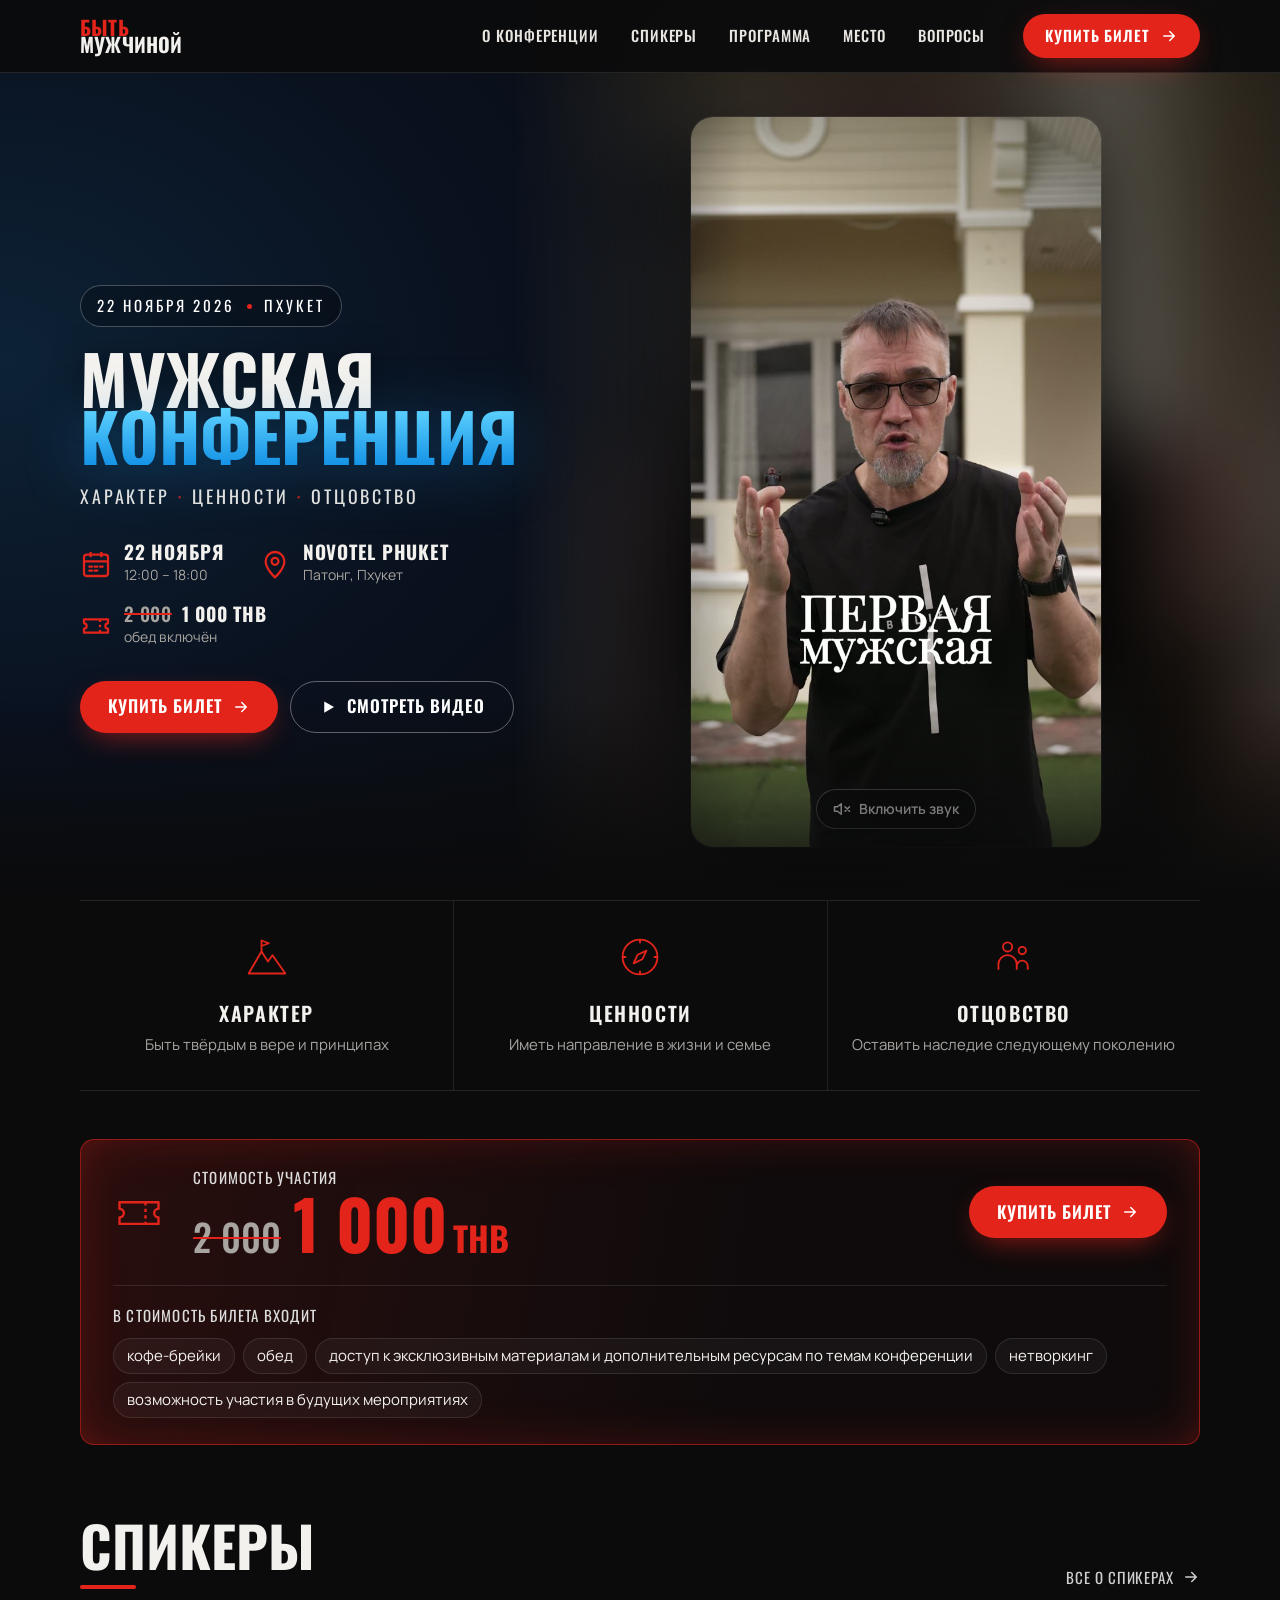
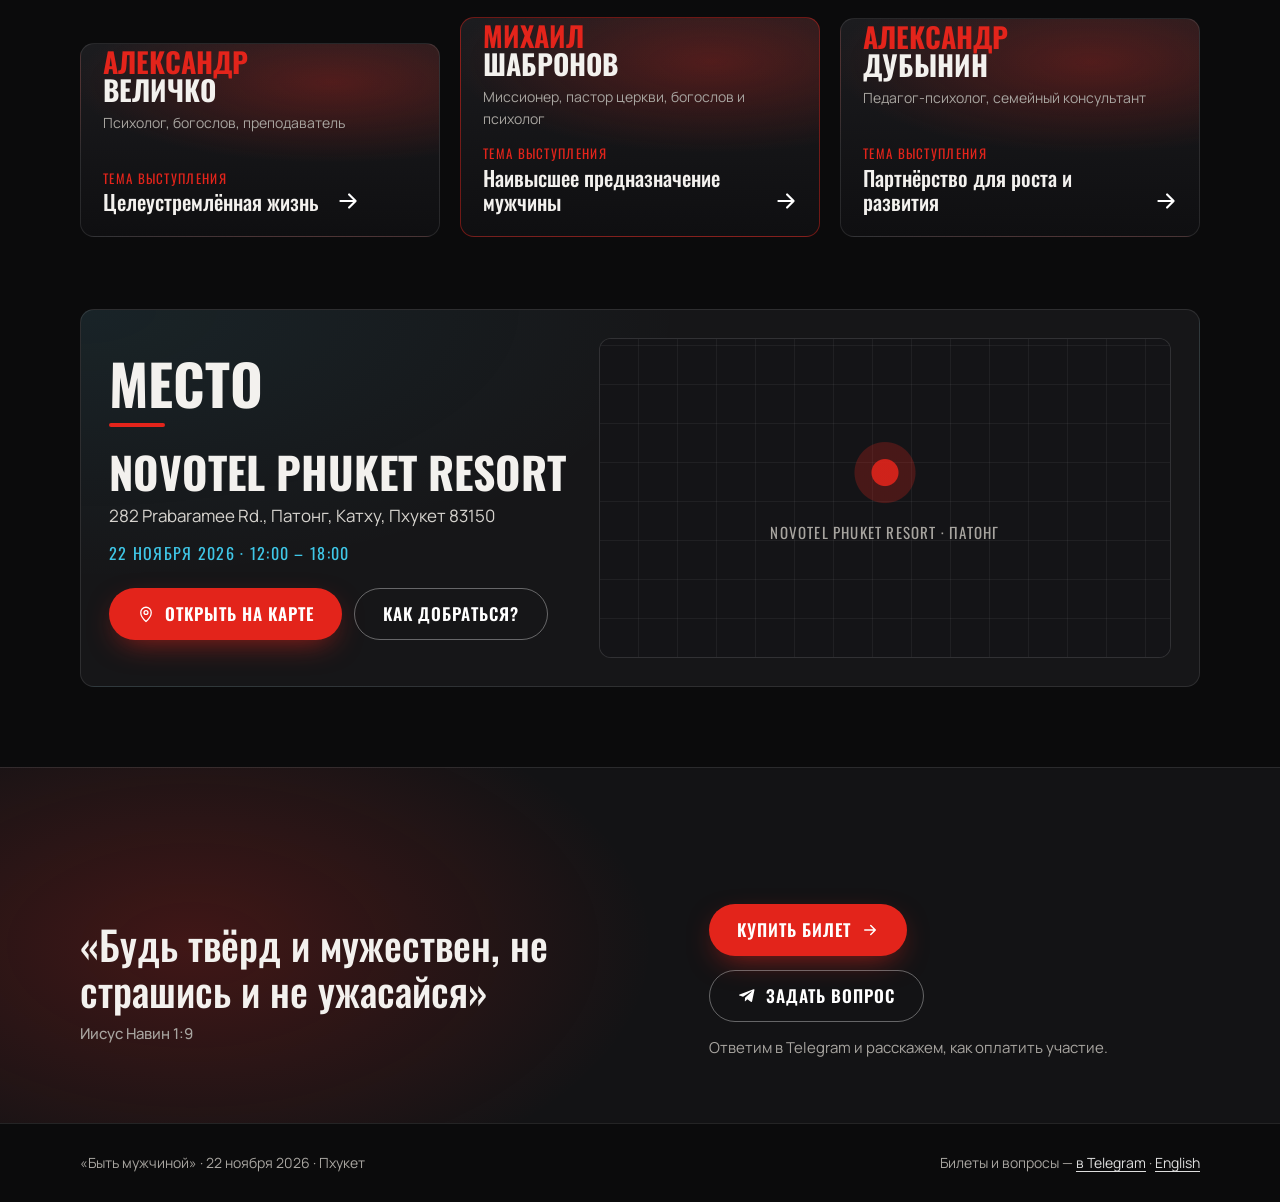
<file: index.html>
<!doctype html>
<html lang="ru">
<head>
<!-- Google Analytics -->
<script async src="https://www.googletagmanager.com/gtm.js?id=GTM-KL3QNM4K"></script>
<script>
  window.dataLayer = window.dataLayer || [];
  function gtag(){dataLayer.push(arguments);}
  gtag('js', new Date());
</script>

<noscript><style>.hero-art img{opacity:1!important}</style></noscript>
<meta charset="utf-8">
<meta name="viewport" content="width=device-width, initial-scale=1, viewport-fit=cover">
<title>Быть мужчиной — конференция, Пхукет, 22 ноября 2026</title>
<meta name="description" content="Мужская конференция «Быть мужчиной»: характер, ценности, отцовство. 22 ноября 2026, Пхукет. Участие — 1 000 бат, обед включён.">
<meta property="og:title" content="Быть мужчиной — конференция, 22 ноября, Пхукет">
<meta property="og:description" content="Характер. Ценности. Отцовство. Участие — 1 000 бат, обед включён.">
<meta property="og:image" content="https://bemen.club/img/og-share.jpg">
<meta property="og:image:width" content="1200">
<meta property="og:image:height" content="630">
<meta name="twitter:card" content="summary_large_image">
<meta property="og:url" content="https://bemen.club/">
<meta property="og:type" content="website">
<meta name="theme-color" content="#0b0b0c">
<link rel="icon" href="data:image/svg+xml,%3Csvg xmlns='http://www.w3.org/2000/svg' viewBox='0 0 32 32'%3E%3Crect width='32' height='32' rx='6' fill='%23e3241b'/%3E%3Cpath d='M6 24l7-12 4 6 3-4 6 10z' fill='%23fff'/%3E%3C/svg%3E">
<script src="legal/org.js"></script>
<link rel="preconnect" href="https://fonts.googleapis.com">
<link rel="preconnect" href="https://fonts.gstatic.com" crossorigin>
<link href="https://fonts.googleapis.com/css2?family=Oswald:wght@500;600;700&family=Manrope:wght@400;500;600;700&display=swap" rel="stylesheet" media="print" onload="this.media='all'">
<link rel="preload" as="image" href="video/poster.jpg" fetchpriority="high">
<style>
:root{
  --bg:#0b0b0c; --bg2:#131315; --card:#161618; --line:rgba(255,255,255,.1);
  --text:#f3f1ee; --muted:#a8a5a0; --red:#e3241b; --red2:#ff3b2f; --cyan:#3fc6e6;
  --r:14px; --pad:clamp(16px,4vw,40px); --max:1200px;
  --head:'Oswald',Impact,sans-serif; --body:'Manrope',system-ui,sans-serif;
}
*{box-sizing:border-box;margin:0;padding:0}
html{scroll-behavior:smooth;-webkit-text-size-adjust:100%}
body{background:var(--bg);color:var(--text);font-family:var(--body);font-size:16px;line-height:1.55;overflow-x:hidden}
img,video{display:block;max-width:100%}
a{color:inherit;text-decoration:none}
button{font:inherit;color:inherit;background:none;border:0;cursor:pointer}
.wrap{max-width:var(--max);margin:0 auto;padding:0 var(--pad)}
:focus-visible{outline:2px solid var(--red2);outline-offset:3px;border-radius:6px}

/* ---------- кнопки ---------- */
.btn{display:inline-flex;align-items:center;justify-content:center;gap:10px;min-height:52px;padding:0 28px;border-radius:999px;
  font-family:var(--head);font-weight:600;font-size:17px;letter-spacing:.06em;text-transform:uppercase;white-space:nowrap;
  transition:transform .2s cubic-bezier(.2,.8,.2,1),background .2s,box-shadow .2s}
.btn-red{background:var(--red);color:#fff;box-shadow:0 10px 30px -10px rgba(227,36,27,.7)}
.btn-red:hover{background:var(--red2);transform:translateY(-2px)}
.btn-red:active{transform:translateY(0) scale(.98)}
.btn-ghost{border:1.5px solid rgba(255,255,255,.35);color:#fff}
.btn-ghost:hover{border-color:#fff;background:rgba(255,255,255,.06)}
.btn svg{width:18px;height:18px;flex:none}
.link-more{display:inline-flex;align-items:center;gap:8px;font-family:var(--head);text-transform:uppercase;letter-spacing:.06em;font-size:15px;color:var(--text);opacity:.85}
.link-more:hover{opacity:1;color:var(--red2)}

/* ---------- шапка ---------- */
header{position:fixed;inset:0 0 auto;z-index:40;background:rgba(11,11,12,.92);backdrop-filter:blur(12px);-webkit-backdrop-filter:blur(12px);border-bottom:1px solid var(--line)}
header.solid{background:rgba(11,11,12,.86);backdrop-filter:blur(12px);-webkit-backdrop-filter:blur(12px);border-bottom:1px solid var(--line)}
.bar{display:flex;align-items:center;gap:24px;height:72px}
.logo{font-family:var(--head);font-weight:700;line-height:.86;text-transform:uppercase;font-size:20px;letter-spacing:.01em}
.logo b{color:var(--red);display:block}
.tabs{display:flex;gap:4px;margin-left:auto}
.tab{font-family:var(--head);font-weight:500;font-size:15px;text-transform:uppercase;letter-spacing:.06em;padding:10px 14px;border-radius:999px;color:#e9e6e1;transition:background .2s,color .2s}
.tab:hover,.tab[aria-expanded=true]{background:rgba(255,255,255,.08);color:#fff}
.bar .btn{min-height:44px;padding:0 22px;font-size:15px}

/* ---------- первый экран: кадр постера справа, текст слева ---------- */
.sr-only{position:absolute;width:1px;height:1px;overflow:hidden;clip:rect(0 0 0 0);white-space:nowrap}
.hero{position:relative;min-height:min(100svh,980px);display:flex;align-items:center;overflow:hidden;isolation:isolate;
  background:radial-gradient(80% 90% at 0% 40%,#0d2236 0%,#0a1220 45%,var(--bg) 100%)}
.hero-art{position:absolute;top:0;right:0;bottom:0;width:60%;z-index:-1;background:url([data-uri]) 60% 30%/cover;-webkit-mask:linear-gradient(90deg,transparent 0%,#000 30%);mask:linear-gradient(90deg,transparent 0%,#000 30%)}
.hero-art img{width:100%;height:100%;object-fit:cover;object-position:60% 30%;
  opacity:0;transition:opacity .6s ease}
.hero-art img.ok{opacity:1;animation:slowzoom 20s ease-out both}
.hero::after{content:"";position:absolute;inset:auto 0 0;height:22%;background:linear-gradient(0deg,var(--bg),transparent);z-index:-1}
@keyframes slowzoom{from{transform:scale(1.06)}to{transform:scale(1)}}
.hero-in{width:100%;padding-top:110px;padding-bottom:64px}
.hero-date{display:inline-flex;align-items:center;gap:12px;font-family:var(--head);text-transform:uppercase;letter-spacing:.2em;font-size:15px;color:#fff;
  padding:8px 16px;border:1px solid rgba(255,255,255,.25);border-radius:999px;background:rgba(0,0,0,.25);backdrop-filter:blur(6px)}
.hero-date i{width:5px;height:5px;border-radius:50%;background:var(--red)}
.h1{font-family:var(--head);font-weight:700;text-transform:uppercase;line-height:.86;margin:22px 0 18px;font-size:clamp(50px,5.3vw,104px);white-space:nowrap}
.h1 span{display:block}
.h1 .w{color:#f4f2ee;text-shadow:0 4px 30px rgba(0,0,0,.5)}
.h1 .c{background:linear-gradient(180deg,#5fd3ff,#1593e6);-webkit-background-clip:text;background-clip:text;color:transparent;filter:drop-shadow(0 6px 30px rgba(21,147,230,.35))}
.triad{font-family:var(--head);text-transform:uppercase;letter-spacing:.16em;font-size:clamp(14px,1.4vw,18px);color:#e6e3de}
.triad i{color:var(--red);font-style:normal;margin:0 .45em}
.facts{display:flex;flex-wrap:wrap;gap:16px 34px;margin:30px 0 32px}
.fact{display:flex;gap:12px;align-items:center}
.fact svg{width:32px;height:32px;color:var(--red);flex:none}
.fact strong{display:block;font-family:var(--head);font-size:19px;letter-spacing:.04em;text-transform:uppercase;line-height:1.1}
.fact span{color:var(--muted);font-size:14px}
.cta-row{display:flex;flex-wrap:wrap;gap:12px}
.alt-pay{display:inline-block;margin-top:14px;color:var(--muted);font-size:14px;text-decoration:underline;text-underline-offset:3px}
.alt-pay:hover{color:#fff}
.price .alt-pay{grid-column:1/-1;justify-self:end;margin-top:-16px}
.alt-pay[hidden]{display:none}
/* первый экран: вместо афиши — видео Александра (без звука по кругу, звук — по кнопке) */
.hero-vid{display:flex;align-items:center;justify-content:center;padding-top:64px;overflow:hidden;background:#0a1220}
.hero-vid::before{content:"";position:absolute;inset:-60px;background:url(video/poster.jpg) center/cover;filter:blur(46px) brightness(.4) saturate(1.1);z-index:-1}
.vcard{position:relative;height:min(calc(100svh - 170px),760px);aspect-ratio:9/16;border-radius:22px;overflow:hidden;background:#000;
  box-shadow:0 30px 80px rgba(0,0,0,.6),0 0 0 1px rgba(255,255,255,.08)}
.vcard video{width:100%;height:100%;object-fit:cover;display:block;cursor:pointer}
.snd{position:absolute;left:50%;bottom:18px;transform:translateX(-50%);display:inline-flex;align-items:center;gap:8px;white-space:nowrap;
  padding:10px 16px;border-radius:999px;border:1px solid rgba(255,255,255,.3);background:rgba(10,10,12,.62);color:#fff;
  font:600 14px/1 var(--body,inherit);-webkit-backdrop-filter:blur(8px);backdrop-filter:blur(8px);cursor:pointer}
.snd svg{width:18px;height:18px;fill:none;stroke:currentColor;stroke-width:2;stroke-linecap:round;stroke-linejoin:round}
.snd:hover{background:rgba(10,10,12,.82)}
.snd .on{display:none}.snd[aria-pressed="true"] .on{display:inline}.snd[aria-pressed="true"] .off{display:none}
.hero-in>*{max-width:min(640px,46vw)}
.hero-in>.h1{max-width:none}
@media (min-width:1600px){.hero-art{width:58%}}
@media (max-width:1100px) and (min-width:641px){
  .hero{display:block;min-height:0}
  .hero-art{position:relative;width:100%;height:auto;aspect-ratio:1254/695}
  .hero-art{-webkit-mask:linear-gradient(0deg,transparent 0%,#000 30%);mask:linear-gradient(0deg,transparent 0%,#000 30%)}
  .hero-in{padding-top:0;margin-top:-60px;position:relative}
  .hero-in>*{max-width:none}
  .hero-art.hero-vid{aspect-ratio:auto;padding:92px 0 70px}
  .vcard{height:min(56svh,560px)}
}

/* ---------- ценности ---------- */
.values{display:grid;grid-template-columns:repeat(3,1fr);border-top:1px solid var(--line);border-bottom:1px solid var(--line)}
.val{padding:34px 20px;text-align:center}
.val+.val{border-left:1px solid var(--line)}
.val svg{width:44px;height:44px;color:var(--red);margin:0 auto 12px}
.val h3{font-family:var(--head);text-transform:uppercase;letter-spacing:.08em;font-size:20px;font-weight:600}
.val p{color:var(--muted);font-size:15px;margin-top:4px}

/* ---------- цена ---------- */
.price{margin:48px auto 0;display:grid;grid-template-columns:auto 1fr auto;align-items:center;gap:28px;padding:26px 32px;border:1.5px solid rgba(227,36,27,.6);border-radius:var(--r);
  background:linear-gradient(100deg,rgba(227,36,27,.14),rgba(227,36,27,.02) 60%);box-shadow:0 0 60px -20px rgba(227,36,27,.45) inset}
.price .ico{width:52px;height:52px;color:var(--red)}
.price small{display:block;font-family:var(--head);text-transform:uppercase;letter-spacing:.08em;font-size:15px;color:#ddd}
.price .sum{font-family:var(--head);font-weight:700;font-size:clamp(46px,6vw,68px);color:var(--red);line-height:1}
.price .sum em{font-style:normal;font-size:.5em;margin-left:6px}
.price .sum s,.fact s,.chip s{color:var(--muted);font-weight:500;text-decoration-color:var(--red);text-decoration-thickness:2px}
.price .sum s{font-size:.55em;margin-right:12px}
.fact s{margin-right:4px}
.price .inc{grid-column:1/-1;border-top:1px solid var(--line);padding-top:18px}
.price .inc ul{list-style:none;margin-top:10px;display:flex;flex-wrap:wrap;gap:8px}
.price .inc li{padding:7px 13px;border:1px solid var(--line);border-radius:999px;background:rgba(255,255,255,.04);font-size:15px;line-height:1.35}

/* ---------- спикеры ---------- */
section{padding:72px 0 0}
.sec-head{display:flex;align-items:end;justify-content:space-between;gap:16px;margin-bottom:28px}
.h2{font-family:var(--head);font-weight:700;text-transform:uppercase;font-size:clamp(38px,5vw,56px);line-height:1}
.h2::after{content:"";display:block;width:56px;height:4px;background:var(--red);margin-top:12px;border-radius:2px}
.speakers{display:grid;grid-template-columns:repeat(3,1fr);gap:20px;align-items:end}
.sp{position:relative;display:flex;flex-direction:column;text-align:left;border-radius:var(--r);overflow:hidden;border:1px solid var(--line);
  background:radial-gradient(120% 70% at 70% 20%,rgba(227,36,27,.28),transparent 60%),linear-gradient(180deg,#1c1c1f,#0f0f11);
  transition:transform .35s cubic-bezier(.2,.8,.2,1),border-color .3s,box-shadow .35s}
.sp:hover{transform:translateY(-6px);border-color:rgba(227,36,27,.55);box-shadow:0 30px 60px -30px rgba(227,36,27,.5)}
.sp.main{border-color:rgba(227,36,27,.45)}
.sp .ph{position:relative;aspect-ratio:4/4.3;overflow:hidden;isolation:isolate}
.sp .ph img{position:absolute;inset:0;width:100%;height:100%;object-fit:cover;object-position:50% 12%;z-index:-1;
  filter:saturate(.8) contrast(1.08) brightness(.92);transition:transform .6s cubic-bezier(.2,.8,.2,1),filter .4s}
.sp:hover .ph img{transform:scale(1.04);filter:saturate(1) contrast(1.05) brightness(1)}
/* общий тон для разных фонов: тёмные края, красный отсвет и полоса как на эскизе */
.sp .ph::before{content:"";position:absolute;inset:0;
  background:radial-gradient(90% 70% at 50% 30%,transparent 40%,rgba(11,11,12,.75) 100%),linear-gradient(200deg,rgba(227,36,27,.28),transparent 45%)}
.sp .ph::after{content:"";position:absolute;inset:auto 0 0;height:45%;background:linear-gradient(0deg,#111113 4%,transparent)}
.sp .ph i.streak{position:absolute;right:-6%;top:-8%;width:16%;height:120%;transform:rotate(12deg);opacity:.8;
  background:linear-gradient(180deg,transparent,rgba(227,36,27,.9) 25%,rgba(150,12,8,.9) 75%,transparent);
  -webkit-mask:repeating-linear-gradient(170deg,#000 0 7px,transparent 7px 11px);mask:repeating-linear-gradient(170deg,#000 0 7px,transparent 7px 11px)}
.sp .ph svg.mnt{display:none}
.sp .bd{padding:4px 22px 22px;position:relative}
.sp h3{font-family:var(--head);text-transform:uppercase;font-size:28px;line-height:1;font-weight:700}
.sp h3 span{color:var(--red);display:block}
.sp .role{color:var(--muted);font-size:14px;margin:8px 0 14px;min-height:42px}
.sp .tlabel{font-family:var(--head);color:var(--red);text-transform:uppercase;letter-spacing:.1em;font-size:13px}
.sp .topic{font-family:var(--head);font-size:21px;line-height:1.15;text-transform:none;font-weight:500;margin-top:2px;padding-right:40px}
.sp .arr{position:absolute;right:20px;bottom:22px;width:26px;height:26px;color:#fff;transition:transform .3s}
.sp:hover .arr{transform:translateX(4px);color:var(--red2)}

/* ---------- финальный призыв ---------- */
.venue{display:grid;grid-template-columns:1fr 1.25fr;gap:32px;align-items:stretch;padding:28px;border:1px solid var(--line);border-radius:var(--r);
  background:radial-gradient(90% 120% at 0% 0%,rgba(63,198,230,.08),transparent 60%),var(--card)}
.venue-txt{display:flex;flex-direction:column;justify-content:center;min-width:0}
.venue-name{font-family:var(--head);font-weight:700;font-size:clamp(30px,3.4vw,44px);text-transform:uppercase;line-height:1.05;margin-top:22px}
.venue-addr{color:#d6d3ce;font-size:17px;margin-top:8px}
.venue-when{font-family:var(--head);color:var(--cyan);letter-spacing:.08em;text-transform:uppercase;font-size:16px;margin:12px 0 22px}
.venue-map{position:relative;display:block;min-height:320px;border-radius:12px;overflow:hidden;background:#1a1a1d;border:1px solid var(--line)}
.venue-map::before{content:"Novotel Phuket Resort · Патонг";position:absolute;inset:0;display:grid;place-items:center;padding-top:70px;font-family:var(--head);text-transform:uppercase;letter-spacing:.08em;color:var(--muted);font-size:15px;
  background:radial-gradient(circle at 50% 42%,rgba(227,36,27,.9) 0 13px,rgba(227,36,27,.25) 14px 30px,transparent 31px),repeating-linear-gradient(0deg,transparent 0 38px,rgba(255,255,255,.05) 38px 39px),repeating-linear-gradient(90deg,transparent 0 38px,rgba(255,255,255,.05) 38px 39px),#141417}
.venue-map iframe{position:absolute;inset:0;width:100%;height:100%;border:0;filter:grayscale(.25) contrast(1.05);pointer-events:none}
.final{margin-top:80px;position:relative;overflow:hidden;border-top:1px solid var(--line);
  background:radial-gradient(60% 120% at 15% 50%,rgba(227,36,27,.22),transparent 60%),var(--bg2)}
.final .wrap{display:grid;grid-template-columns:1.2fr 1fr;gap:40px;align-items:center;padding-top:64px;padding-bottom:64px}
.quote{font-family:var(--head);font-size:clamp(26px,3.2vw,40px);line-height:1.15;font-weight:500}
.quote cite{display:block;font-family:var(--body);font-style:normal;color:var(--muted);font-size:15px;margin-top:12px}
.final-cta{display:flex;flex-direction:column;gap:14px;align-items:flex-start}
.final-cta p{color:var(--muted);font-size:15px}
footer{padding:28px 0 calc(28px + env(safe-area-inset-bottom));color:var(--muted);font-size:14px;border-top:1px solid var(--line)}
footer .foot{display:flex;flex-direction:column;gap:14px}
.foot-org{line-height:1.7;color:#cfcbc6}
.foot-org b{color:#fff}
.foot-row{display:flex;flex-wrap:wrap;justify-content:space-between;gap:10px}
footer a{color:#ddd;text-decoration:underline;text-underline-offset:3px}

/* ---------- окна вкладок ---------- */
dialog.sheet{position:fixed;inset:0;margin:auto;width:min(960px,calc(100% - 32px));max-height:calc(100dvh - 48px);padding:0;border:1px solid var(--line);border-radius:18px;
  background:#121214;color:var(--text);overflow:hidden;box-shadow:0 40px 120px rgba(0,0,0,.7)}
dialog.sheet::backdrop{background:rgba(0,0,0,.72);backdrop-filter:blur(6px);-webkit-backdrop-filter:blur(6px)}
dialog.sheet[open]{animation:sheetin .35s cubic-bezier(.2,.8,.2,1)}
dialog.sheet[open]::backdrop{animation:fade .3s ease}
@keyframes sheetin{from{opacity:0;transform:translateY(24px) scale(.98)}to{opacity:1;transform:none}}
@keyframes fade{from{opacity:0}}
.sheet-in{display:flex;flex-direction:column;max-height:calc(100dvh - 48px)}
.sheet-top{display:flex;align-items:center;gap:12px;padding:16px 20px;border-bottom:1px solid var(--line);flex:none}
.sheet-tabs{display:flex;gap:4px;overflow-x:auto;scrollbar-width:none;flex:1}
.sheet-tabs::-webkit-scrollbar{display:none}
.sheet-tabs .tab{white-space:nowrap;font-size:14px;padding:8px 12px}
.sheet-tabs .tab[aria-selected=true]{background:var(--red);color:#fff}
.x{width:40px;height:40px;border-radius:50%;display:grid;place-items:center;background:rgba(255,255,255,.06);flex:none}
.x:hover{background:rgba(255,255,255,.14)}
.x svg{width:20px;height:20px}
.sheet-body{overflow-y:auto;padding:28px clamp(20px,4vw,40px) 32px;overscroll-behavior:contain}
.pane[hidden]{display:none}
.pane h2{font-family:var(--head);text-transform:uppercase;font-size:clamp(30px,4vw,42px);line-height:1;margin-bottom:18px}
.pane h2 em{color:var(--red);font-style:normal}
.pane h4{font-family:var(--head);text-transform:uppercase;letter-spacing:.06em;font-size:16px;color:var(--red);margin:22px 0 8px}
.pane p{color:#d6d3ce;margin-bottom:12px;max-width:62ch}
.pane p.lead{font-size:18px;color:#fff}
.pane ul{list-style:none;display:grid;gap:6px;margin-bottom:8px}
.pane li{padding-left:18px;position:relative;color:#d6d3ce}
.pane li::before{content:"";position:absolute;left:0;top:.7em;width:7px;height:7px;background:var(--red);border-radius:1px;transform:rotate(45deg)}
.pane .btn{margin-top:14px}
.about-grid{display:grid;grid-template-columns:300px 1fr;gap:32px;align-items:start}
.vid{position:relative;border-radius:14px;overflow:hidden;background:#000;aspect-ratio:9/16;border:1px solid var(--line)}
.vid video{width:100%;height:100%;object-fit:cover}
.vid .play{position:absolute;inset:0;display:grid;place-items:center;background:linear-gradient(0deg,rgba(0,0,0,.55),rgba(0,0,0,.05))}
.vid .play[hidden]{display:none}
.vid .play span{width:72px;height:72px;border-radius:50%;background:var(--red);display:grid;place-items:center;box-shadow:0 0 0 10px rgba(227,36,27,.25);transition:transform .2s}
.vid .play:hover span{transform:scale(1.08)}
.vid .play svg{width:28px;height:28px;margin-left:4px}
.pull{font-family:var(--head);font-size:24px;text-transform:uppercase;color:#fff;border-left:4px solid var(--red);padding-left:14px;margin:18px 0}
.meta{display:flex;flex-wrap:wrap;gap:10px;margin:6px 0 14px}
.chip{display:inline-flex;align-items:center;gap:8px;padding:8px 14px;border-radius:999px;background:rgba(255,255,255,.06);border:1px solid var(--line);font-size:14px}
.chip b{color:var(--red2)}
/* спикеры в окне */
.bio{display:grid;grid-template-columns:200px 1fr;gap:28px;padding:22px 0;border-bottom:1px solid var(--line)}
.bio:first-of-type{padding-top:0}
.bio:last-child{border-bottom:0}
.bio-side{display:flex;flex-direction:column;gap:12px;min-width:0}
.bio .vid .play span{width:56px;height:56px}
.bio .av{aspect-ratio:1;border-radius:14px;overflow:hidden;background:radial-gradient(90% 90% at 60% 30%,rgba(227,36,27,.35),#17171a 70%);position:relative}
.bio .av img{position:absolute;inset:0;width:100%;height:100%;object-fit:cover;object-position:50% 12%}
.bio h3{font-family:var(--head);text-transform:uppercase;font-size:30px;line-height:1}
.bio .r{color:var(--red)}
.bio .sub{color:var(--muted);font-size:15px;margin:6px 0 10px}
.bio .tp{font-family:var(--head);font-size:19px;margin-bottom:10px}
.bio .tp b{color:var(--red);font-weight:500;text-transform:uppercase;font-size:13px;letter-spacing:.1em;display:block}
.three{font-family:var(--head);text-transform:uppercase;letter-spacing:.08em;color:#fff;margin-top:6px}
.three i{color:var(--red);font-style:normal;margin:0 .35em}
details.more summary{list-style:none;cursor:pointer;display:inline-flex;gap:8px;align-items:center;font-family:var(--head);text-transform:uppercase;letter-spacing:.06em;font-size:14px;color:var(--red2);margin-top:4px}
details.more summary::-webkit-details-marker{display:none}
details.more summary::after{content:"+";font-size:18px}
details.more[open] summary::after{content:"−"}
details.more[open] summary{margin-bottom:6px}
/* программа */
.tl{display:grid;gap:0;margin-top:6px}
.tl .row{display:grid;grid-template-columns:130px 1fr;gap:18px;padding:14px 0;border-bottom:1px dashed var(--line)}
.tl .t{font-family:var(--head);font-size:19px;color:var(--red2);letter-spacing:.02em}
.tl .w strong{display:block;font-family:var(--head);font-weight:500;font-size:20px;text-transform:uppercase;letter-spacing:.02em}
.tl .w span{color:var(--muted);font-size:15px}
.tl .row.hl .w strong{color:#fff}
.tl .row.hl{background:linear-gradient(90deg,rgba(227,36,27,.12),transparent);margin:0 -12px;padding-left:12px;padding-right:12px;border-radius:10px}
.motto{margin-top:20px;font-family:var(--head);text-transform:uppercase;letter-spacing:.1em;color:#fff}
.motto i{color:var(--red);font-style:normal;margin:0 .4em}
/* faq */
.faq details{border-bottom:1px solid var(--line)}
.faq summary{list-style:none;cursor:pointer;padding:18px 40px 18px 0;position:relative;font-family:var(--head);font-size:20px;font-weight:500}
.faq summary::-webkit-details-marker{display:none}
.faq summary::after{content:"";position:absolute;right:6px;top:50%;width:12px;height:12px;border-right:2px solid var(--red);border-bottom:2px solid var(--red);transform:translateY(-70%) rotate(45deg);transition:transform .25s}
.faq details[open] summary::after{transform:translateY(-30%) rotate(-135deg)}
.faq details p{padding-bottom:16px;margin:0}

/* ---------- нижняя кнопка на телефоне ---------- */
.dock{display:none}

/* ---------- появление ---------- */
.rv{opacity:0;transform:translateY(22px);transition:opacity .7s ease,transform .7s cubic-bezier(.2,.8,.2,1)}
.rv.in{opacity:1;transform:none}

/* ---------- планшет и телефон ---------- */
@media (max-width:1020px){
  .tabs .tab{padding:10px 9px;font-size:14px}
  .price{grid-template-columns:auto 1fr;row-gap:18px}
  .price>.btn{grid-column:1/-1}
}
@media (max-width:860px){
  .bar{height:60px}
  .bar .tabs{display:none}
  .bar .btn{margin-left:auto}
  .mtabs{display:flex;gap:6px;overflow-x:auto;scrollbar-width:none;padding:0 var(--pad) 10px;-webkit-mask:linear-gradient(90deg,#000 85%,transparent)}
  .mtabs::-webkit-scrollbar{display:none}
  .mtabs .tab{white-space:nowrap;background:rgba(255,255,255,.07);font-size:13px;padding:7px 12px}
  .speakers{grid-template-columns:1fr;gap:16px}
  .sp.main{order:-1}
  .sp{display:grid;grid-template-columns:42% 1fr;align-items:end}
  .sp .ph{aspect-ratio:auto;height:100%;min-height:220px}
  .sp .bd{padding:18px 16px 18px 6px}
  .sp h3{font-size:24px}
  .sp .role{min-height:0;margin:6px 0 10px;font-size:13px}
  .sp .topic{font-size:18px;padding-right:28px}
  .sp .arr{right:12px;bottom:16px;width:22px;height:22px}
  .final .wrap{grid-template-columns:1fr;gap:24px}
  .about-grid{grid-template-columns:1fr}
  .about-grid .vid{max-width:340px;width:100%;margin:0 auto}
  .bio{grid-template-columns:1fr;gap:14px}
  .bio-side{max-width:260px}
}
@media (min-width:861px){.mtabs{display:none}}
@media (max-width:640px){
  body{font-size:15.5px}
  .logo{font-size:17px}
  .bar .btn{min-height:40px;padding:0 16px;font-size:14px}
  .hero{display:block;min-height:0;background:var(--bg);padding:106px 0 0!important}
  .hero-art{position:relative;width:100%;height:auto;aspect-ratio:720/1120;margin:0}
  .hero-art{background-image:url([data-uri]);background-position:center;-webkit-mask:linear-gradient(0deg,transparent 0%,#000 22%);mask:linear-gradient(0deg,transparent 0%,#000 22%)}
  .hero-art img.ok{animation:none}
  .hero::after{display:none}
  .hero-in{padding-top:0;padding-bottom:20px;margin-top:-40px;position:relative}
  .hero-in>*{max-width:none}
  .triad{display:none}
  .facts{display:grid;grid-template-columns:1fr 1fr;gap:10px}
  .fact{gap:8px}
  .fact:nth-child(3){display:none}
  .hero-date{display:none}
  .hero-art.hero-vid{aspect-ratio:auto;padding:0;display:block}
  .hero-vid::before{display:none}
  .vcard{width:100%;height:auto;aspect-ratio:4/5;border-radius:0;box-shadow:none}
  .vcard video{object-position:50% 40%}
  .snd{bottom:auto;top:14px;left:auto;right:14px;transform:none}
  .hero-in{margin-top:0;padding-top:18px}
  .h1{font-size:44px;margin:0 0 16px;white-space:normal}
  .facts{gap:10px;margin:0 0 18px}
  .fact{background:rgba(12,12,14,.94);border:1px solid rgba(255,255,255,.14);border-radius:14px;padding:12px 12px;box-shadow:0 8px 24px rgba(0,0,0,.55);-webkit-backdrop-filter:blur(8px);backdrop-filter:blur(8px)}
  .fact svg{width:24px;height:24px}
  .fact strong{font-size:16px;color:#fff}
  .fact span{font-size:13px;color:#e2e2e2}
  .cta-row .btn{flex:1 1 100%}
  .values{grid-template-columns:repeat(3,1fr)}
  .val{padding:22px 6px}
  .val svg{width:32px;height:32px;margin-bottom:8px}
  .val h3{font-size:15px;letter-spacing:.04em}
  .val p{font-size:12.5px;line-height:1.35}
  .price{margin-top:32px;padding:20px 18px;gap:14px 16px;grid-template-columns:auto 1fr}
  .price .ico{width:40px;height:40px}
  .price .inc strong{font-size:18px}
  section{padding-top:52px}
  .sec-head{margin-bottom:20px}
  .final{margin-top:56px}
  .venue{grid-template-columns:1fr;padding:20px;gap:20px}
  .venue-map{min-height:240px}
  .venue .cta-row .btn{flex:1 1 100%}
  .final .wrap{padding-top:44px;padding-bottom:44px}
  .final-cta .btn{width:100%}
  footer{padding-bottom:calc(96px + env(safe-area-inset-bottom))}
  .dock{display:flex;position:fixed;left:12px;right:12px;bottom:calc(12px + env(safe-area-inset-bottom));z-index:30;transform:translateY(140%);transition:transform .35s cubic-bezier(.2,.8,.2,1)}
  .dock.on{transform:none}
  .dock .btn{width:100%;box-shadow:0 14px 40px rgba(0,0,0,.6),0 10px 30px -10px rgba(227,36,27,.7)}
  dialog.sheet{width:100%;max-width:100%;max-height:100dvh;height:100dvh;border-radius:0;border:0}
  .sheet-in{max-height:100dvh;height:100%}
  .sheet-top{padding:12px 12px 12px 14px;padding-top:calc(12px + env(safe-area-inset-top))}
  .sheet-body{padding:22px 18px calc(32px + env(safe-area-inset-bottom))}
  .tl .row{grid-template-columns:96px 1fr;gap:12px}
  .tl .t{font-size:16px}
  .tl .w strong{font-size:17px}
  .faq summary{font-size:18px}
}
@media (prefers-reduced-motion:reduce){
  *,*::before,*::after{animation:none!important;transition:none!important}
  .rv{opacity:1;transform:none}
}
</style>
</head>
<body>

<svg width="0" height="0" style="position:absolute" aria-hidden="true">
  <symbol id="i-arrow" viewBox="0 0 24 24" fill="none" stroke="currentColor" stroke-width="2" stroke-linecap="round" stroke-linejoin="round"><path d="M5 12h14M13 6l6 6-6 6"/></symbol>
  <symbol id="i-tg" viewBox="0 0 24 24" fill="currentColor"><path d="M21.9 4.3 18.8 19c-.2 1-.8 1.3-1.7.8l-4.7-3.5-2.3 2.2c-.3.3-.5.5-1 .5l.3-4.8 8.8-7.9c.4-.3-.1-.5-.6-.2L6.7 12.9 2 11.4c-1-.3-1-1 .2-1.5L20.6 3c.8-.3 1.6.2 1.3 1.3z"/></symbol>
  <symbol id="i-cal" viewBox="0 0 24 24" fill="none" stroke="currentColor" stroke-width="1.7"><rect x="3" y="5" width="18" height="16" rx="2"/><path d="M3 10h18M8 3v4M16 3v4"/><path d="M7 14h2M11 14h2M15 14h2M7 17h2M11 17h2" stroke-linecap="round"/></symbol>
  <symbol id="i-pin" viewBox="0 0 24 24" fill="none" stroke="currentColor" stroke-width="1.7"><path d="M12 22s7-6.2 7-12a7 7 0 1 0-14 0c0 5.8 7 12 7 12z"/><circle cx="12" cy="10" r="2.6"/></symbol>
  <symbol id="i-ticket" viewBox="0 0 24 24" fill="none" stroke="currentColor" stroke-width="1.7" stroke-linejoin="round"><path d="M3 7h18v3a2 2 0 0 0 0 4v3H3v-3a2 2 0 0 0 0-4z"/><path d="M15 7v10" stroke-dasharray="2 2"/></symbol>
  <symbol id="i-x" viewBox="0 0 24 24" fill="none" stroke="currentColor" stroke-width="2" stroke-linecap="round"><path d="M6 6l12 12M18 6 6 18"/></symbol>
  <symbol id="i-play" viewBox="0 0 24 24" fill="#fff"><path d="M7 4.5v15l13-7.5z"/></symbol>
</svg>

<header id="top">
  <div class="wrap bar">
    <a href="#" class="logo" aria-label="Быть мужчиной — наверх"><b>Быть</b>мужчиной</a>
    <nav class="tabs" aria-label="Разделы">
      <button class="tab" data-open="about">О конференции</button>
      <button class="tab" data-open="speakers">Спикеры</button>
      <button class="tab" data-open="program">Программа</button>
      <button class="tab" data-open="place">Место</button>
      <button class="tab" data-open="faq">Вопросы</button>
    </nav>
    <a class="btn btn-red" data-tg="ticket" href="#">Купить билет <svg><use href="#i-arrow"/></svg></a>
  </div>
  <nav class="mtabs" aria-label="Разделы">
    <button class="tab" data-open="about">О конференции</button>
    <button class="tab" data-open="speakers">Спикеры</button>
    <button class="tab" data-open="program">Программа</button>
    <button class="tab" data-open="place">Место</button>
    <button class="tab" data-open="faq">Вопросы</button>
  </nav>
</header>

<main>
  <section class="hero">
    <div class="hero-art hero-vid">
      <div class="vcard">
        <video id="heroVideo" src="video/about.mp4" poster="video/poster.jpg" autoplay muted loop playsinline preload="auto" aria-label="Александр Дубынин о конференции «Быть мужчиной»"></video>
        <button class="snd" type="button" aria-pressed="false">
          <svg viewBox="0 0 24 24"><path d="M11 5 6 9H2v6h4l5 4V5z"/><path class="on" d="M15.5 8.5a5 5 0 0 1 0 7M19 5a10 10 0 0 1 0 14"/><path class="off" d="m22 9-6 6M16 9l6 6"/></svg>
          <span class="off">Включить звук</span><span class="on">Выключить звук</span>
        </button>
      </div>
    </div>
    <div class="wrap hero-in">
      <p class="hero-date">22 ноября 2026 <i></i> Пхукет</p>
      <h1 class="h1"><span class="w">Мужская</span><span class="c">конференция</span><span class="sr-only"> «Быть мужчиной»</span></h1>
      <p class="triad">Характер<i>·</i>Ценности<i>·</i>Отцовство</p>
      <div class="facts">
        <div class="fact"><svg><use href="#i-cal"/></svg><div><strong>22 ноября</strong><span>12:00 – 18:00</span></div></div>
        <div class="fact"><svg><use href="#i-pin"/></svg><div><strong>Novotel Phuket</strong><span>Патонг, Пхукет</span></div></div>
        <div class="fact"><svg><use href="#i-ticket"/></svg><div><strong><s>2 000</s> 1 000 THB</strong><span>обед включён</span></div></div>
      </div>
      <div class="cta-row">
        <a class="btn btn-red" data-tg="ticket" href="#">Купить билет <svg><use href="#i-arrow"/></svg></a>
        <button class="btn btn-ghost" data-open="about"><svg><use href="#i-play"/></svg> Смотреть видео</button>
      </div>
      <a class="alt-pay" data-tg="altpay" href="#" hidden>Нет подходящей карты? Другой способ оплаты →</a>
    </div>
  </section>

  <div class="wrap">
    <div class="values rv">
      <div class="val">
        <svg viewBox="0 0 48 48" fill="none" stroke="currentColor" stroke-width="2" stroke-linejoin="round"><path d="M4 42 18 18l7 11 5-7 14 20z"/><path d="M18 18V6l8 3-8 3"/></svg>
        <h3>Характер</h3><p>Быть твёрдым в вере и принципах</p>
      </div>
      <div class="val">
        <svg viewBox="0 0 48 48" fill="none" stroke="currentColor" stroke-width="2"><circle cx="24" cy="24" r="19"/><path d="m31 17-4.5 9.5L17 31l4.5-9.5z" stroke-linejoin="round"/><path d="M24 5v4M24 39v4M5 24h4M39 24h4"/></svg>
        <h3>Ценности</h3><p>Иметь направление в жизни и семье</p>
      </div>
      <div class="val">
        <svg viewBox="0 0 48 48" fill="none" stroke="currentColor" stroke-width="2"><circle cx="17" cy="13" r="5"/><circle cx="33" cy="17" r="4"/><path d="M7 38v-6a10 10 0 0 1 20 0v6M27 38v-4a6 6 0 0 1 12 0v4"/></svg>
        <h3>Отцовство</h3><p>Оставить наследие следующему поколению</p>
      </div>
    </div>

    <div class="price rv">
      <svg class="ico" viewBox="0 0 48 48" fill="none" stroke="currentColor" stroke-width="2.2" stroke-linejoin="round"><path d="M6 15h36v6a4 4 0 0 0 0 8v6H6v-6a4 4 0 0 0 0-8z"/><path d="M30 15v20" stroke-dasharray="3 3"/></svg>
      <div><small>Стоимость участия</small><div class="sum"><s>2 000</s>1 000<em>THB</em></div></div>
      <a class="btn btn-red" data-tg="ticket" href="#">Купить билет <svg><use href="#i-arrow"/></svg></a>
      <a class="alt-pay" data-tg="altpay" href="#" hidden>Другой способ оплаты →</a>
      <div class="inc"><small>В стоимость билета входит</small><ul><li>кофе-брейки</li><li>обед</li><li>доступ к эксклюзивным материалам и дополнительным ресурсам по темам конференции</li><li>нетворкинг</li><li>возможность участия в будущих мероприятиях</li></ul></div>
    </div>
  </div>

  <section id="speakers-sec">
    <div class="wrap">
      <div class="sec-head rv">
        <h2 class="h2">Спикеры</h2>
        <button class="link-more" data-open="speakers">Все о спикерах <svg width="18" height="18"><use href="#i-arrow"/></svg></button>
      </div>
      <div class="speakers">
        <button class="sp rv" data-open="speakers" data-sp="velichko">
          <div class="ph"><i class="streak"></i>
            <svg class="mnt" viewBox="0 0 400 80" fill="none" stroke="currentColor" stroke-width="1.5"><path d="M0 80 70 30l40 28 60-50 50 40 40-24 70 56"/></svg>
            <img src="img/velichko.webp" alt="Александр Величко" loading="lazy" width="600" height="800">
          </div>
          <div class="bd">
            <h3><span>Александр</span>Величко</h3>
            <p class="role">Психолог, богослов, преподаватель</p>
            <p class="tlabel">Тема выступления</p>
            <p class="topic">Целеустремлённая жизнь</p>
            <svg class="arr"><use href="#i-arrow"/></svg>
          </div>
        </button>
        <button class="sp main rv" data-open="speakers" data-sp="shabronov">
          <div class="ph"><i class="streak"></i>
            <svg class="mnt" viewBox="0 0 400 80" fill="none" stroke="currentColor" stroke-width="1.5"><path d="M0 80 60 40l50 22 70-58 50 44 50-20 60 52"/></svg>
            <img src="img/shabronov.webp" alt="Михаил Шабронов" loading="lazy" width="600" height="800">
          </div>
          <div class="bd">
            <h3><span>Михаил</span>Шабронов</h3>
            <p class="role">Миссионер, пастор церкви, богослов и психолог</p>
            <p class="tlabel">Тема выступления</p>
            <p class="topic">Наивысшее предназначение мужчины</p>
            <svg class="arr"><use href="#i-arrow"/></svg>
          </div>
        </button>
        <button class="sp rv" data-open="speakers" data-sp="dubynin">
          <div class="ph"><i class="streak"></i>
            <svg class="mnt" viewBox="0 0 400 80" fill="none" stroke="currentColor" stroke-width="1.5"><path d="M0 80 80 36l40 20 50-44 60 50 50-26 60 44"/></svg>
            <img src="img/dubynin.webp" alt="Александр Дубынин" loading="lazy" width="600" height="800">
          </div>
          <div class="bd">
            <h3><span>Александр</span>Дубынин</h3>
            <p class="role">Педагог-психолог, семейный консультант</p>
            <p class="tlabel">Тема выступления</p>
            <p class="topic">Партнёрство для роста и развития</p>
            <svg class="arr"><use href="#i-arrow"/></svg>
          </div>
        </button>
      </div>
    </div>
  </section>

  <section id="venue-sec">
    <div class="wrap">
      <div class="venue rv">
        <div class="venue-txt">
          <h2 class="h2">Место</h2>
          <p class="venue-name">Novotel Phuket Resort</p>
          <p class="venue-addr">282 Prabaramee Rd., Патонг, Катху, Пхукет 83150</p>
          <p class="venue-when">22 ноября 2026 · 12:00 – 18:00</p>
          <div class="cta-row">
            <a class="btn btn-red" href="https://maps.app.goo.gl/HiskbSMJtTyX6q1TA" target="_blank" rel="noopener"><svg><use href="#i-pin"/></svg> Открыть на карте</a>
            <a class="btn btn-ghost" data-tg="address" href="#">Как добраться?</a>
          </div>
        </div>
        <a class="venue-map" href="https://maps.app.goo.gl/HiskbSMJtTyX6q1TA" target="_blank" rel="noopener" aria-label="Novotel Phuket Resort на Google Картах">
          <iframe src="https://www.google.com/maps?q=Novotel+Phuket+Resort,+282+Phrabaramee+Rd,+Patong,+Phuket&z=15&output=embed" loading="lazy" referrerpolicy="no-referrer-when-downgrade" title="Карта: Novotel Phuket Resort, Патонг" tabindex="-1"></iframe>
        </a>
      </div>
    </div>
  </section>

  <section class="final">
    <div class="wrap">
      <blockquote class="quote rv">«Будь твёрд и мужествен, не страшись и не ужасайся»<cite>Иисус Навин 1:9</cite></blockquote>
      <div class="final-cta rv">
        <a class="btn btn-red" data-tg="ticket" href="#">Купить билет <svg><use href="#i-arrow"/></svg></a>
        <a class="btn btn-ghost" data-tg="question" href="#"><svg><use href="#i-tg"/></svg> Задать вопрос</a>
        <p>Ответим в Telegram и расскажем, как оплатить участие.</p>
      </div>
    </div>
  </section>
</main>

<footer>
  <div class="wrap foot">
    <div class="foot-org" data-org-ready hidden>
      <b>Организатор:</b> <span data-org="name"></span><span data-org-if="reg">, рег. номер <span data-org="reg"></span></span><br>
      <span data-org="address"></span><br>
      <span data-org="email"></span><span data-org-if="phone"> · <span data-org="phone"></span></span> · Telegram <a data-tg="question" href="#">@bemen2026</a>
    </div>
    <div class="foot-row">
      <span>«Быть мужчиной» · 22 ноября 2026 · Пхукет</span>
      <span class="legal-links" data-org-ready hidden><a href="legal/terms.html">Условия участия</a> · <a href="legal/refund.html">Возврат и отмена</a> · <a href="legal/privacy.html">Конфиденциальность</a></span>
      <span>Билеты и вопросы — <a data-tg="question" href="#">в Telegram</a> · <a href="en.html" lang="en">English</a></span>
    </div>
  </div>
</footer>

<div class="dock"><a class="btn btn-red" data-tg="ticket" href="#">Купить билет · 1 000 THB <svg><use href="#i-arrow"/></svg></a></div>

<!-- ============ окно с вкладками ============ -->
<dialog class="sheet" id="sheet" aria-label="О конференции">
  <div class="sheet-in">
    <div class="sheet-top">
      <div class="sheet-tabs" role="tablist">
        <button class="tab" role="tab" data-pane="about">О конференции</button>
        <button class="tab" role="tab" data-pane="speakers">Спикеры</button>
        <button class="tab" role="tab" data-pane="program">Программа</button>
        <button class="tab" role="tab" data-pane="place">Место</button>
        <button class="tab" role="tab" data-pane="faq">Вопросы</button>
      </div>
      <button class="x" data-close aria-label="Закрыть"><svg><use href="#i-x"/></svg></button>
    </div>
    <div class="sheet-body">

      <div class="pane" id="p-about" role="tabpanel">
        <div class="about-grid">
          <div class="vid">
            <video id="aboutVideo" src="video/about.mp4" poster="video/poster.jpg" playsinline preload="none" controls></video>
            <button class="play" aria-label="Смотреть видео"><span><svg><use href="#i-play"/></svg></span></button>
          </div>
          <div>
            <h2>Быть <em>мужчиной</em></h2>
            <div class="meta">
              <span class="chip">📅 <b>22 ноября 2026</b></span>
              <span class="chip">📍 Пхукет</span>
              <span class="chip">💰 <s>2 000</s> 1 000 бат, обед включён</span>
            </div>
            <p class="lead">Что значит быть настоящим мужчиной? В чём заключается его сила, ответственность и предназначение?</p>
            <p>«Быть мужчиной» — конференция для тех, кто хочет не просто добиваться успеха, а осознанно строить свою жизнь, укреплять характер, развивать отношения и быть опорой для близких.</p>
            <p>Вместе с опытными спикерами мы поговорим о мужской зрелости, отцовстве, жизненных целях, ценностях и силе партнёрства.</p>
            <p>Это время для честных разговоров, новых открытий, практических решений и общения с мужчинами, которые тоже стремятся расти.</p>
            <p class="pull">Сильными не рождаются — сильными становятся!</p>
            <p>Присоединяйся! Сделай шаг к тому, каким мужчиной ты хочешь стать.</p>
            <a class="btn btn-red" data-tg="ticket" href="#">Купить билет <svg><use href="#i-arrow"/></svg></a>
          </div>
        </div>
      </div>

      <div class="pane" id="p-speakers" role="tabpanel" hidden>
        <h2>Спикеры</h2>
        <article class="bio" id="bio-shabronov">
          <div class="bio-side"><div class="av"><img src="img/shabronov.webp" alt="Михаил Шабронов" loading="lazy"></div>
            <div class="vid"><video src="video/mikhail.mp4" poster="video/mikhail-poster.jpg" playsinline preload="none" controls></video><button class="play" aria-label="Смотреть видео: Михаил Шабронов"><span><svg><use href="#i-play"/></svg></span></button></div></div>
          <div>
            <h3><span class="r">Михаил</span> Шабронов</h3>
            <p class="sub">Миссионер, пастор церкви, богослов и психолог.</p>
            <p class="tp"><b>Тема выступления</b>Наивысшее предназначение мужчины — стать отцом</p>
            <p>Автор образовательных курсов по личностному росту, семейным отношениям и духовной жизни. Имеет более 30 лет опыта публичных выступлений.</p>
            <details class="more"><summary>Подробнее</summary>
              <p>Участник международных конференций и семинаров, посвящённых лидерству, семье и личностному развитию.</p>
              <h4>Семья и ценности</h4>
              <p>Переехал из Москвы на Пхукет (Таиланд), где сегодня живёт и продолжает свою миссионерскую и пасторскую деятельность. Женат 24 года, отец троих детей.</p>
            </details>
            <p class="three">Верность<i>·</i>Смелость<i>·</i>Ответственность</p>
          </div>
        </article>
        <article class="bio" id="bio-velichko">
          <div class="av"><img src="img/velichko.webp" alt="Александр Величко" loading="lazy"></div>
          <div>
            <h3><span class="r">Александр</span> Величко</h3>
            <p class="sub">Психолог, богослов, писатель, преподаватель. Эксперт в вопросах отцовства и семейных отношений.</p>
            <p class="tp"><b>Тема выступления</b>Целеустремлённая жизнь</p>
            <p>Лидер Движения отцов Евразии, более 30 лет опыта. Уже 12 лет помогает мужчинам осознанно подходить к отцовству, укреплять семьи и формировать ценности, которые передаются следующим поколениям.</p>
            <details class="more"><summary>Подробнее</summary>
              <p>Автор книг, в том числе «Подросток: инструкция по взрослению», семинаров и тренингов для отцов и семей. Соавтор программы «50 привычек отца».</p>
              <h4>Образование и опыт</h4>
              <ul><li>Психология — МГУ</li><li>Когнитивно-поведенческая терапия и основы нейронауки — курсы Гарвардской медицинской школы (2026)</li><li>Богословие — Евроазиатская богословская семинария</li><li>Преподаёт семейную психологию, семейное кризисное консультирование, социальные технологии и богословие</li></ul>
              <h4>Семья</h4>
              <p>Живёт в Черногории. Женат 30 лет, отец четверых детей.</p>
            </details>
            <p class="three">Ответственность<i>·</i>Честь<i>·</i>Зрелость</p>
          </div>
        </article>
        <article class="bio" id="bio-dubynin">
          <div class="bio-side"><div class="av"><img src="img/dubynin.webp" alt="Александр Дубынин" loading="lazy"></div>
            <div class="vid"><video src="video/about.mp4" poster="video/poster.jpg" playsinline preload="none" controls></video><button class="play" aria-label="Смотреть видео: Александр Дубынин"><span><svg><use href="#i-play"/></svg></span></button></div></div>
          <div>
            <h3><span class="r">Александр</span> Дубынин</h3>
            <p class="sub">Педагог-психолог, семейный консультант.</p>
            <p class="tp"><b>Тема выступления</b>Партнёрство для роста и развития</p>
            <p>Родом из Сибири. Основатель просветительского учреждения «Отцовство» на Дальнем Востоке. Автор курсов по наставничеству и семейным отношениям, редактор курса о прощении.</p>
            <details class="more"><summary>Подробнее</summary>
              <p>Спикер международных конференций в Турции, Узбекистане, Молдове, Беларуси, Южной Корее и ЮАР.</p>
              <h4>Образование и подготовка</h4>
              <ul><li>Педагогика и психология</li><li>Богословие</li><li>Кризисное семейное консультирование</li><li>Обучение в Институте библейского душепопечения</li></ul>
              <h4>Семья и ценности</h4>
              <p>Женат 19 лет, отец четверых детей.</p>
            </details>
            <p class="three">Вера<i>·</i>Ответственность<i>·</i>Мужество</p>
          </div>
        </article>
        <a class="btn btn-red" data-tg="ticket" href="#">Купить билет <svg><use href="#i-arrow"/></svg></a>
      </div>

      <div class="pane" id="p-program" role="tabpanel" hidden>
        <h2>Программа <em>22 ноября</em></h2>
        <div class="tl">
          <div class="row"><div class="t">12:00–12:30</div><div class="w"><strong>Сбор участников</strong><span>Чай, кофе · открытие фотозоны</span></div></div>
          <div class="row"><div class="t">12:30–13:00</div><div class="w"><strong>Открытие конференции</strong></div></div>
          <div class="row hl"><div class="t">13:00–14:15</div><div class="w"><strong>Тема 1</strong><span>«Наивысшее предназначение мужчины — стать отцом» · Михаил Шабронов</span></div></div>
          <div class="row"><div class="t">14:15–14:30</div><div class="w"><strong>Перерыв</strong><span>Чай, кофе</span></div></div>
          <div class="row hl"><div class="t">14:30–15:45</div><div class="w"><strong>Тема 2</strong><span>«Целеустремлённая жизнь» · Александр Величко</span></div></div>
          <div class="row"><div class="t">15:45–16:15</div><div class="w"><strong>Обед</strong><span>Входит в стоимость участия</span></div></div>
          <div class="row hl"><div class="t">16:15–17:30</div><div class="w"><strong>Тема 3</strong><span>«Партнёрство для роста и развития» · Александр Дубынин</span></div></div>
          <div class="row"><div class="t">17:30–18:00</div><div class="w"><strong>Завершение конференции</strong><span>Подведение итогов</span></div></div>
        </div>
        <a class="btn btn-red" data-tg="ticket" href="#">Купить билет <svg><use href="#i-arrow"/></svg></a>
      </div>

      <div class="pane" id="p-place" role="tabpanel" hidden>
        <h2>Место и время</h2>
        <div class="meta">
          <span class="chip">📅 <b>22 ноября 2026</b>, воскресенье</span>
          <span class="chip">🕛 12:00 – 18:00</span>
        </div>
        <p class="lead"><b>Novotel Phuket Resort</b><br>282 Prabaramee Rd., Патонг, Катху, Пхукет 83150</p>
        <a class="venue-map" style="min-height:300px;margin:6px 0 16px" href="https://maps.app.goo.gl/HiskbSMJtTyX6q1TA" target="_blank" rel="noopener" aria-label="Открыть на Google Картах">
          <iframe src="https://www.google.com/maps?q=Novotel+Phuket+Resort,+282+Phrabaramee+Rd,+Patong,+Phuket&z=15&output=embed" loading="lazy" referrerpolicy="no-referrer-when-downgrade" title="Карта: Novotel Phuket Resort" tabindex="-1"></iframe>
        </a>
        <div class="cta-row">
          <a class="btn btn-red" href="https://maps.app.goo.gl/HiskbSMJtTyX6q1TA" target="_blank" rel="noopener"><svg><use href="#i-pin"/></svg> Открыть на карте</a>
          <a class="btn btn-ghost" data-tg="address" href="#"><svg><use href="#i-tg"/></svg> Как добраться?</a>
        </div>
      </div>

      <div class="pane faq" id="p-faq" role="tabpanel" hidden>
        <h2>Вопросы</h2>
        <details open><summary>Как купить билет?</summary><p id="faq-buy">Нажмите «Купить билет» — откроется переписка с организатором в Telegram. Он ответит и объяснит, как оплатить участие.</p></details>
        <details><summary>Сколько стоит участие?</summary><p>1 000 бат вместо 2 000. В стоимость билета входят кофе-брейки, обед, доступ к эксклюзивным материалам и дополнительным ресурсам по темам конференции, нетворкинг и возможность участия в будущих мероприятиях.</p></details>
        <details><summary>Когда и где?</summary><p>22 ноября 2026 года, с 12:00 до 18:00. Отель Novotel Phuket Resort, 282 Prabaramee Rd., Патонг, Катху, Пхукет 83150. <a href="https://maps.app.goo.gl/HiskbSMJtTyX6q1TA" target="_blank" rel="noopener">Открыть на карте</a>.</p></details>
        <details><summary>Для кого эта конференция?</summary><p>Для мужчин, которые хотят осознанно строить жизнь, укреплять характер, развивать отношения в семье и быть опорой для близких.</p></details>
        <details><summary>Какие темы будут?</summary><p>Три выступления: «Наивысшее предназначение мужчины — стать отцом», «Целеустремлённая жизнь» и «Партнёрство для роста и развития». Время каждого — во вкладке «Программа».</p></details>
        <details><summary>Не нашёл ответа на свой вопрос</summary><p>Напишите нам — ответим лично.</p><a class="btn btn-ghost" data-tg="question" href="#" style="margin:0 0 16px"><svg><use href="#i-tg"/></svg> Задать вопрос</a></details>
      </div>

    </div>
  </div>
</dialog>

<script>
(() => {
  // если картинка первого экрана успела загрузиться раньше скрипта — показать сразу
  document.querySelectorAll('.hero-art img').forEach(i => { if (i.complete && i.naturalWidth) i.classList.add('ok'); });

  // ===== настройки оплаты =====
  // Ссылка на оплату Stripe и данные организатора — в legal/org.js (одно место для обеих языковых версий).
  const PAY = { stripeLink: window.PAY_LINK || '' };

  // все кнопки ведут в личку организатора в Telegram, с готовым первым сообщением
  const TG = 'bemen2026';
  const MSG = {
    ticket:   'Здравствуйте! Хочу купить билет на конференцию «Быть мужчиной» 22 ноября. Подскажите, как оплатить?',
    question: 'Здравствуйте! У меня вопрос о конференции «Быть мужчиной» 22 ноября.',
    address:  'Здравствуйте! Подскажите, как лучше добраться до Novotel Phuket Resort на конференцию «Быть мужчиной» 22 ноября?',
    altpay:   'Здравствуйте! Хочу купить билет на «Быть мужчиной» 22 ноября, но карта не подходит. Как ещё можно оплатить?'
  };
  // откуда пришёл человек (?utm_source=instagram) — передаём в Stripe и в сообщение в Telegram
  // (?ref=flyer — короткая метка для QR; fbclid без метки — значит пришёл с рекламы Facebook/Instagram)
  const qs = new URLSearchParams(location.search);
  const src = (qs.get('utm_source') || qs.get('ref') || (qs.has('fbclid') ? 'meta-ads' : '')).replace(/[^\w-]/g, '').slice(0, 40);
  // счётчик: каждое нажатие кнопки, ведущей к организатору, — отдельное событие («ticket», «question»…)
  const track = name => {
    window.goatcounter?.count?.({ path: 'click-' + name + (src ? '-' + src : ''), title: 'Нажатие: ' + name, event: true });
    window.gtag?.('event', 'click_' + name, { source: src || 'direct' });
  };
  // видео на первом экране: играет без звука; кнопка или касание по видео — звук и просмотр с начала
  const hv = document.getElementById('heroVideo');
  const snd = document.querySelector('.hero .snd');
  if (hv && snd) {
    const setSound = on => {
      hv.muted = !on;
      snd.setAttribute('aria-pressed', on);
      if (on) { hv.currentTime = 0; track('sound'); }
      hv.play().catch(() => {});
    };
    snd.addEventListener('click', () => setSound(hv.muted));
    hv.addEventListener('click', () => setSound(hv.muted));
    // включили другое видео (в окне «О конференции», у спикеров) — первое ставим на паузу
    document.addEventListener('play', e => { if (e.target !== hv && !hv.paused) hv.pause(); }, true);
  }
  document.querySelectorAll('[data-tg]').forEach(a => {
    a.addEventListener('click', () => track(a.dataset.tg));
    if (a.dataset.tg === 'ticket' && PAY.stripeLink) {
      a.href = PAY.stripeLink + (src ? `?client_reference_id=${src}` : '');
      return;
    }
    const text = (MSG[a.dataset.tg] || MSG.question) + (src ? ` (${src})` : '');
    a.href = `https://t.me/${TG}?text=${encodeURIComponent(text)}`;
    a.target = '_blank';
    a.rel = 'noopener';
  });
  if (PAY.stripeLink) {
    document.querySelectorAll('.alt-pay').forEach(el => el.hidden = false);
    document.getElementById('faq-buy').textContent = 'Нажмите «Купить билет» и оплатите картой на защищённой странице Stripe. Квитанция придёт на e-mail — это и есть билет. На входе достаточно назвать имя. Карты российских банков Stripe не принимает — если у вас такая, нажмите «Другой способ оплаты», и организатор подскажет, как оплатить.';
  }

  // окно с вкладками
  const sheet = document.getElementById('sheet');
  const tabs = sheet.querySelectorAll('[data-pane]');
  const panes = sheet.querySelectorAll('.pane');
  const body = sheet.querySelector('.sheet-body');
  const videos = sheet.querySelectorAll('video');
  const stopVideos = () => videos.forEach(v => v.pause());
  const names = {about:'О конференции',speakers:'Спикеры',program:'Программа',place:'Место',faq:'Вопросы'};

  function show(name, spk) {
    if (!names[name]) name = 'about';
    tabs.forEach(t => t.setAttribute('aria-selected', t.dataset.pane === name));
    panes.forEach(p => p.hidden = p.id !== 'p-' + name);
    sheet.setAttribute('aria-label', names[name]);
    stopVideos();
    body.scrollTop = 0;
    if (spk) {
      const el = document.getElementById('bio-' + spk);
      if (el) { requestAnimationFrame(() => { body.scrollTop = el.offsetTop - body.offsetTop - 8; }); el.querySelector('details')?.setAttribute('open', ''); }
    }
    sheet.querySelector(`[data-pane="${name}"]`).scrollIntoView({block:'nearest', inline:'center'});
    history.replaceState(null, '', '#' + name);
  }
  function open(name, spk) {
    if (!sheet.open) { sheet.showModal(); document.body.style.overflow = 'hidden'; }
    show(name, spk);
  }
  function close() { sheet.close(); }
  sheet.addEventListener('close', () => {
    stopVideos();
    document.body.style.overflow = '';
    history.replaceState(null, '', location.pathname + location.search);
  });
  document.querySelectorAll('[data-open]').forEach(b => b.addEventListener('click', e => { e.preventDefault(); open(b.dataset.open, b.dataset.sp); }));
  tabs.forEach(t => t.addEventListener('click', () => show(t.dataset.pane)));
  sheet.querySelector('[data-close]').addEventListener('click', close);
  sheet.addEventListener('click', e => { if (e.target === sheet) close(); });

  // видео: своя кнопка воспроизведения поверх обложки
  sheet.querySelectorAll('.vid').forEach(box => {
    const video = box.querySelector('video'), play = box.querySelector('.play');
    play.addEventListener('click', () => { play.hidden = true; video.play(); });
    video.addEventListener('play', () => { play.hidden = true; videos.forEach(v => { if (v !== video) v.pause(); }); });
    video.addEventListener('ended', () => play.hidden = false);
  });

  // ссылка вида сайт/#program сразу открывает нужную вкладку
  const h = location.hash.slice(1);
  if (names[h]) open(h);

  // шапка темнеет при прокрутке, нижняя кнопка на телефоне появляется после первого экрана
  const header = document.querySelector('header');
  const dock = document.querySelector('.dock');
  const onScroll = () => {
    const y = scrollY;
    header.classList.toggle('solid', y > 40);
    dock.classList.toggle('on', y > innerHeight * .7 && (innerHeight + y) < document.body.scrollHeight - 140);
  };
  addEventListener('scroll', onScroll, {passive:true}); onScroll();

  // плавное появление блоков
  const io = new IntersectionObserver(es => es.forEach(e => { if (e.isIntersecting) { e.target.classList.add('in'); io.unobserve(e.target); } }), {threshold:.12});
  document.querySelectorAll('.rv').forEach(el => io.observe(el));
})();
</script>
<script data-goatcounter="https://stats.84-247-148-135.sslip.io/count" async src="https://stats.84-247-148-135.sslip.io/count.js"></script>
</body>
</html>
</file>
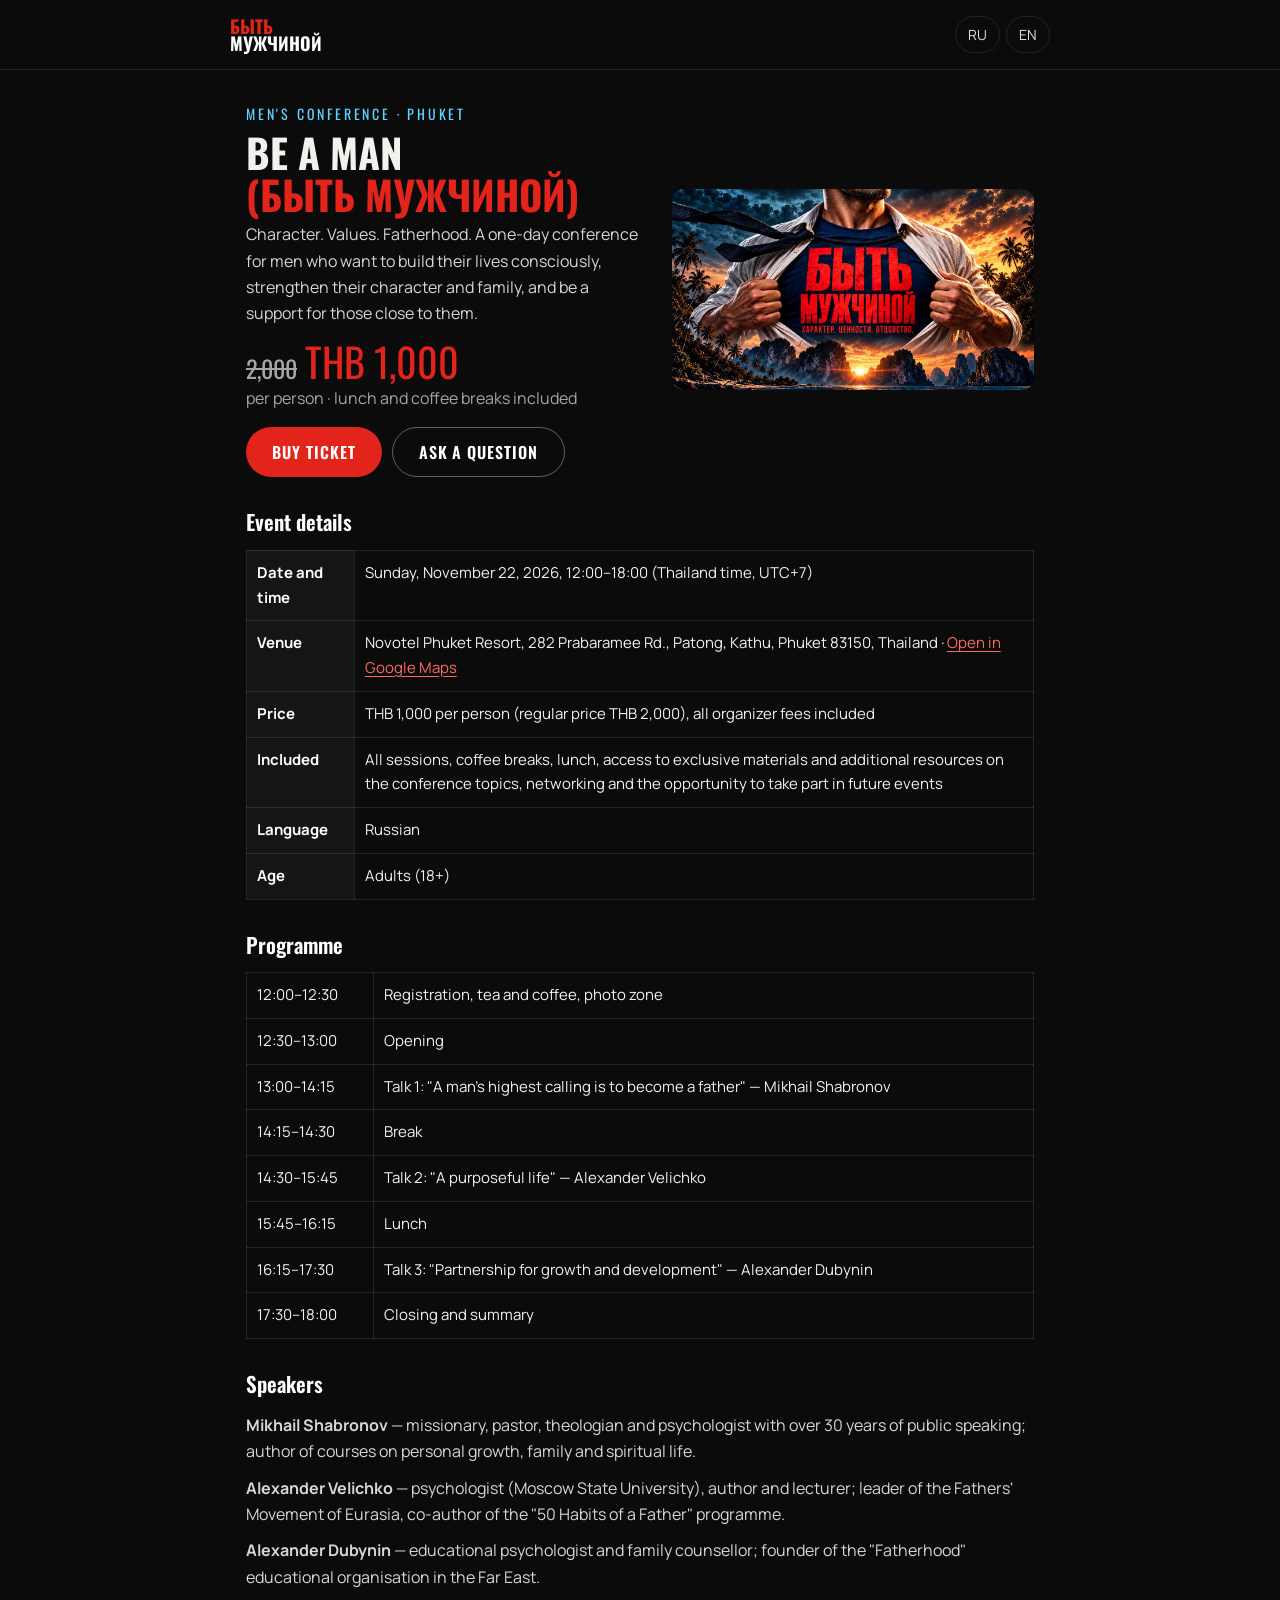
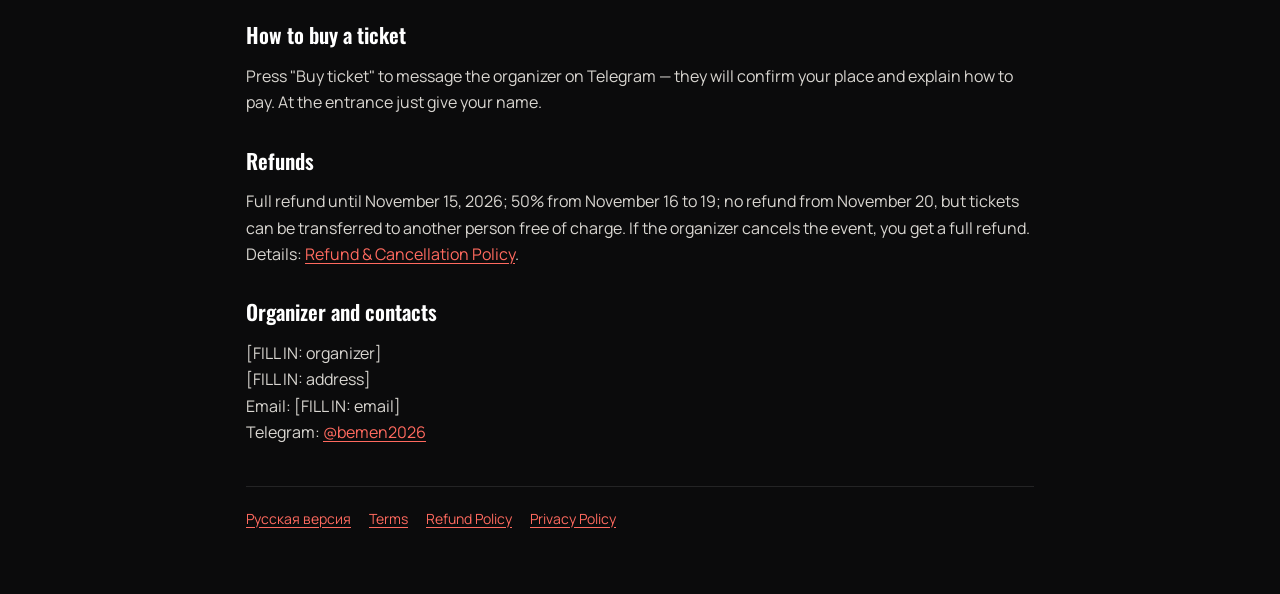
<file: en.html>
<!doctype html>
<html lang="en">
<head>
<!-- Google Analytics -->
<script async src="https://www.googletagmanager.com/gtm.js?id=GTM-KL3QNM4K"></script>
<script>
  window.dataLayer = window.dataLayer || [];
  function gtag(){dataLayer.push(arguments);}
  gtag('js', new Date());
</script>

<meta charset="utf-8">
<meta name="viewport" content="width=device-width, initial-scale=1">
<title>Be a Man — Men's Conference, Phuket, November 22, 2026</title>
<meta name="description" content="One-day men's conference in Phuket on November 22, 2026. Character, values, fatherhood. Ticket THB 1,000, lunch included.">
<link rel="alternate" hreflang="ru" href="https://bemen.club/">
<script src="legal/org.js"></script>
<link href="https://fonts.googleapis.com/css2?family=Oswald:wght@600;700&family=Manrope:wght@400;600&display=swap" rel="stylesheet">
<link rel="stylesheet" href="legal/legal.css">
<style>
.hero{display:grid;grid-template-columns:1.1fr 1fr;gap:28px;align-items:center;margin-bottom:12px}
.hero img{width:100%;height:auto;border-radius:12px;display:block}
.kick{color:#5fd3ff;font-family:'Oswald',Impact,sans-serif;text-transform:uppercase;letter-spacing:.2em;font-size:14px;margin-bottom:6px}
.price{font-family:'Oswald',Impact,sans-serif;font-size:40px;color:var(--red);line-height:1;margin:14px 0 4px}
.cta{display:flex;flex-wrap:wrap;gap:10px;margin-top:16px}
.ghost{background:transparent;border:1.5px solid rgba(255,255,255,.35)}
.alt{display:inline-block;margin-top:10px;font-size:14px;color:var(--muted)}
.alt[hidden]{display:none}
@media (max-width:700px){.hero{grid-template-columns:1fr}}
</style>
</head>
<body>
<div class="top"><div class="in"><a class="logo" href="/"><b>Быть</b>мужчиной</a><nav class="lang"><a href="/" lang="ru">RU</a><a href="en.html">EN</a></nav></div></div>
<main>
<section class="hero">
  <div>
    <p class="kick">Men's conference · Phuket</p>
    <h1>Be a Man<br><span style="color:var(--red)">(Быть мужчиной)</span></h1>
    <p>Character. Values. Fatherhood. A one-day conference for men who want to build their lives consciously, strengthen their character and family, and be a support for those close to them.</p>
    <p class="price"><s style="color:var(--muted);font-size:.6em;margin-right:8px">2,000</s>THB 1,000</p>
    <p style="color:var(--muted)">per person · lunch and coffee breaks included</p>
    <div class="cta">
      <a class="btn" id="buy" href="#">Buy ticket</a>
      <a class="btn ghost" id="ask" href="#" target="_blank" rel="noopener">Ask a question</a>
    </div>
    <a class="alt" id="alt" href="#" target="_blank" rel="noopener" hidden>Card not accepted? Other payment options →</a>
  </div>
  <img src="img/hero-wide.webp" alt="A man opening his shirt to reveal the words 'Be a Man. Character. Values. Fatherhood.'" width="1254" height="695">
</section>

<h2>Event details</h2>
<table>
<tr><th>Date and time</th><td>Sunday, November 22, 2026, 12:00–18:00 (Thailand time, UTC+7)</td></tr>
<tr><th>Venue</th><td>Novotel Phuket Resort, 282 Prabaramee Rd., Patong, Kathu, Phuket 83150, Thailand · <a href="https://maps.app.goo.gl/HiskbSMJtTyX6q1TA">Open in Google Maps</a></td></tr>
<tr><th>Price</th><td>THB 1,000 per person (regular price THB 2,000), all organizer fees included</td></tr>
<tr><th>Included</th><td>All sessions, coffee breaks, lunch, access to exclusive materials and additional resources on the conference topics, networking and the opportunity to take part in future events</td></tr>
<tr><th>Language</th><td>Russian</td></tr>
<tr><th>Age</th><td>Adults (18+)</td></tr>
</table>

<h2>Programme</h2>
<table>
<tr><td>12:00–12:30</td><td>Registration, tea and coffee, photo zone</td></tr>
<tr><td>12:30–13:00</td><td>Opening</td></tr>
<tr><td>13:00–14:15</td><td>Talk 1: "A man's highest calling is to become a father" — Mikhail Shabronov</td></tr>
<tr><td>14:15–14:30</td><td>Break</td></tr>
<tr><td>14:30–15:45</td><td>Talk 2: "A purposeful life" — Alexander Velichko</td></tr>
<tr><td>15:45–16:15</td><td>Lunch</td></tr>
<tr><td>16:15–17:30</td><td>Talk 3: "Partnership for growth and development" — Alexander Dubynin</td></tr>
<tr><td>17:30–18:00</td><td>Closing and summary</td></tr>
</table>

<h2>Speakers</h2>
<p><b>Mikhail Shabronov</b> — missionary, pastor, theologian and psychologist with over 30 years of public speaking; author of courses on personal growth, family and spiritual life.</p>
<p><b>Alexander Velichko</b> — psychologist (Moscow State University), author and lecturer; leader of the Fathers' Movement of Eurasia, co-author of the "50 Habits of a Father" programme.</p>
<p><b>Alexander Dubynin</b> — educational psychologist and family counsellor; founder of the "Fatherhood" educational organisation in the Far East.</p>

<h2>How to buy a ticket</h2>
<p id="how">Press "Buy ticket", pay by card on the secure Stripe checkout page, and you will receive a receipt by email — this is your ticket. Your name is added to the attendee list; at the entrance just give your name. No physical ticket is needed.</p>

<h2>Refunds</h2>
<p>Full refund until November 15, 2026; 50% from November 16 to 19; no refund from November 20, but tickets can be transferred to another person free of charge. If the organizer cancels the event, you get a full refund. Details: <a href="legal/refund.html#en">Refund &amp; Cancellation Policy</a>.</p>

<h2>Organizer and contacts</h2>
<p><span data-org="nameEn">[FILL IN: organizer]</span><span data-org-if="reg" hidden>, reg. no. <span data-org="reg"></span></span><br>
<span data-org="address">[FILL IN: address]</span><br>
Email: <span data-org="email">[FILL IN: email]</span><span data-org-if="phone" hidden> · Phone: <span data-org="phone"></span></span><br>
Telegram: <a href="https://t.me/bemen2026">@bemen2026</a></p>

<div class="links"><a href="/" lang="ru">Русская версия</a><a href="legal/terms.html#en">Terms</a><a href="legal/refund.html#en">Refund Policy</a><a href="legal/privacy.html#en">Privacy Policy</a></div>
</main>
<script>
(() => {
  const tg = t => 'https://t.me/bemen2026?text=' + encodeURIComponent(t);
  const buy = document.getElementById('buy');
  document.getElementById('ask').href = tg('Hello! I have a question about the "Be a Man" conference on November 22.');
  if (window.PAY_LINK) {
    buy.href = window.PAY_LINK;
    const alt = document.getElementById('alt');
    alt.href = tg('Hello! I want to buy a ticket for "Be a Man" on November 22, but my card is not accepted. How else can I pay?');
    alt.hidden = false;
  } else {
    buy.href = tg('Hello! I want to buy a ticket for the "Be a Man" conference on November 22. How can I pay?');
    buy.target = '_blank'; buy.rel = 'noopener';
    document.getElementById('how').textContent = 'Press "Buy ticket" to message the organizer on Telegram — they will confirm your place and explain how to pay. At the entrance just give your name.';
  }
})();
</script>
<script data-goatcounter="https://stats.84-247-148-135.sslip.io/count" async src="https://stats.84-247-148-135.sslip.io/count.js"></script>
</body>
</html>
</file>
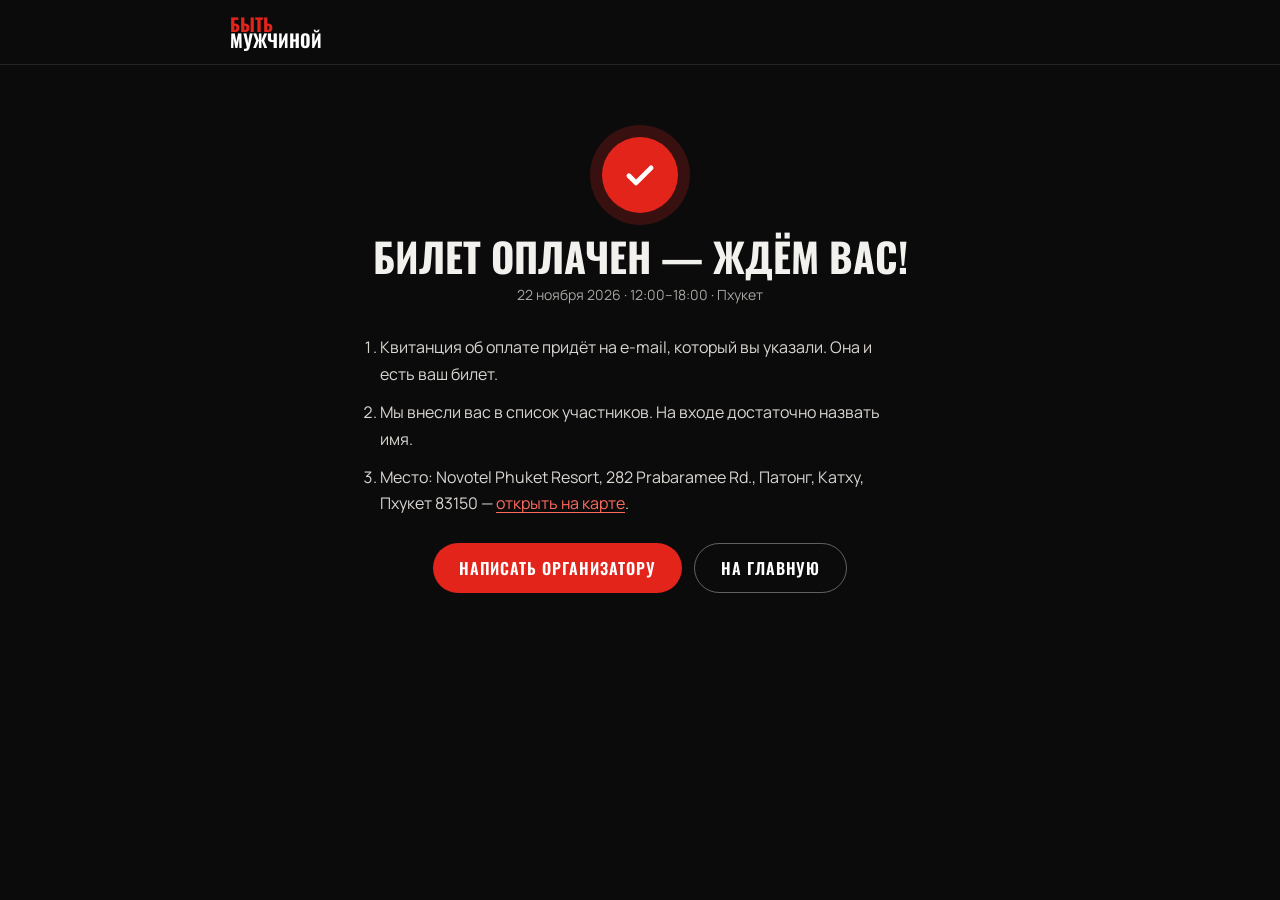
<file: thanks.html>
<!doctype html>
<html lang="ru">
<head>
<!-- Google Analytics -->
<script async src="https://www.googletagmanager.com/gtm.js?id=GTM-KL3QNM4K"></script>
<script>
  window.dataLayer = window.dataLayer || [];
  function gtag(){dataLayer.push(arguments);}
  gtag('js', new Date());
</script>

<meta charset="utf-8">
<meta name="viewport" content="width=device-width, initial-scale=1">
<title>Билет оплачен — «Быть мужчиной»</title>
<meta name="robots" content="noindex">
<link href="https://fonts.googleapis.com/css2?family=Oswald:wght@600;700&family=Manrope:wght@400;600&display=swap" rel="stylesheet">
<link rel="stylesheet" href="legal/legal.css">
<style>
main{text-align:center;padding-top:72px}
.ok{width:76px;height:76px;border-radius:50%;background:var(--red);display:grid;place-items:center;margin:0 auto 22px;box-shadow:0 0 0 12px rgba(227,36,27,.2)}
.ok svg{width:38px;height:38px}
.steps{text-align:left;max-width:520px;margin:26px auto}
.steps li{margin-bottom:12px}
.row{display:flex;flex-wrap:wrap;gap:12px;justify-content:center;margin-top:10px}
.ghost{background:transparent;border:1.5px solid rgba(255,255,255,.35)}
</style>
</head>
<body>
<div class="top"><div class="in"><a class="logo" href="/"><b>Быть</b>мужчиной</a></div></div>
<main>
<div class="ok"><svg viewBox="0 0 24 24" fill="none" stroke="#fff" stroke-width="3" stroke-linecap="round" stroke-linejoin="round"><path d="M5 12.5l4.5 4.5L19 7.5"/></svg></div>
<h1>Билет оплачен — ждём вас!</h1>
<p class="upd">22 ноября 2026 · 12:00–18:00 · Пхукет</p>
<ol class="steps">
<li>Квитанция об оплате придёт на e-mail, который вы указали. Она и есть ваш билет.</li>
<li>Мы внесли вас в список участников. На входе достаточно назвать имя.</li>
<li>Место: Novotel Phuket Resort, 282 Prabaramee Rd., Патонг, Катху, Пхукет 83150 — <a href="https://maps.app.goo.gl/HiskbSMJtTyX6q1TA" target="_blank" rel="noopener">открыть на карте</a>.</li>
</ol>
<div class="row">
<a class="btn" href="https://t.me/bemen2026?text=%D0%97%D0%B4%D1%80%D0%B0%D0%B2%D1%81%D1%82%D0%B2%D1%83%D0%B9%D1%82%D0%B5!%20%D0%AF%20%D0%BE%D0%BF%D0%BB%D0%B0%D1%82%D0%B8%D0%BB%20%D0%B1%D0%B8%D0%BB%D0%B5%D1%82%20%D0%BD%D0%B0%20%C2%AB%D0%91%D1%8B%D1%82%D1%8C%20%D0%BC%D1%83%D0%B6%D1%87%D0%B8%D0%BD%D0%BE%D0%B9%C2%BB.%20%D0%9C%D0%BE%D1%91%20%D0%B8%D0%BC%D1%8F%3A%20" target="_blank" rel="noopener">Написать организатору</a>
<a class="btn ghost" href="/">На главную</a>
</div>
</main>
<script data-goatcounter="https://stats.84-247-148-135.sslip.io/count" async src="https://stats.84-247-148-135.sslip.io/count.js"></script>
</body>
</html>
</file>
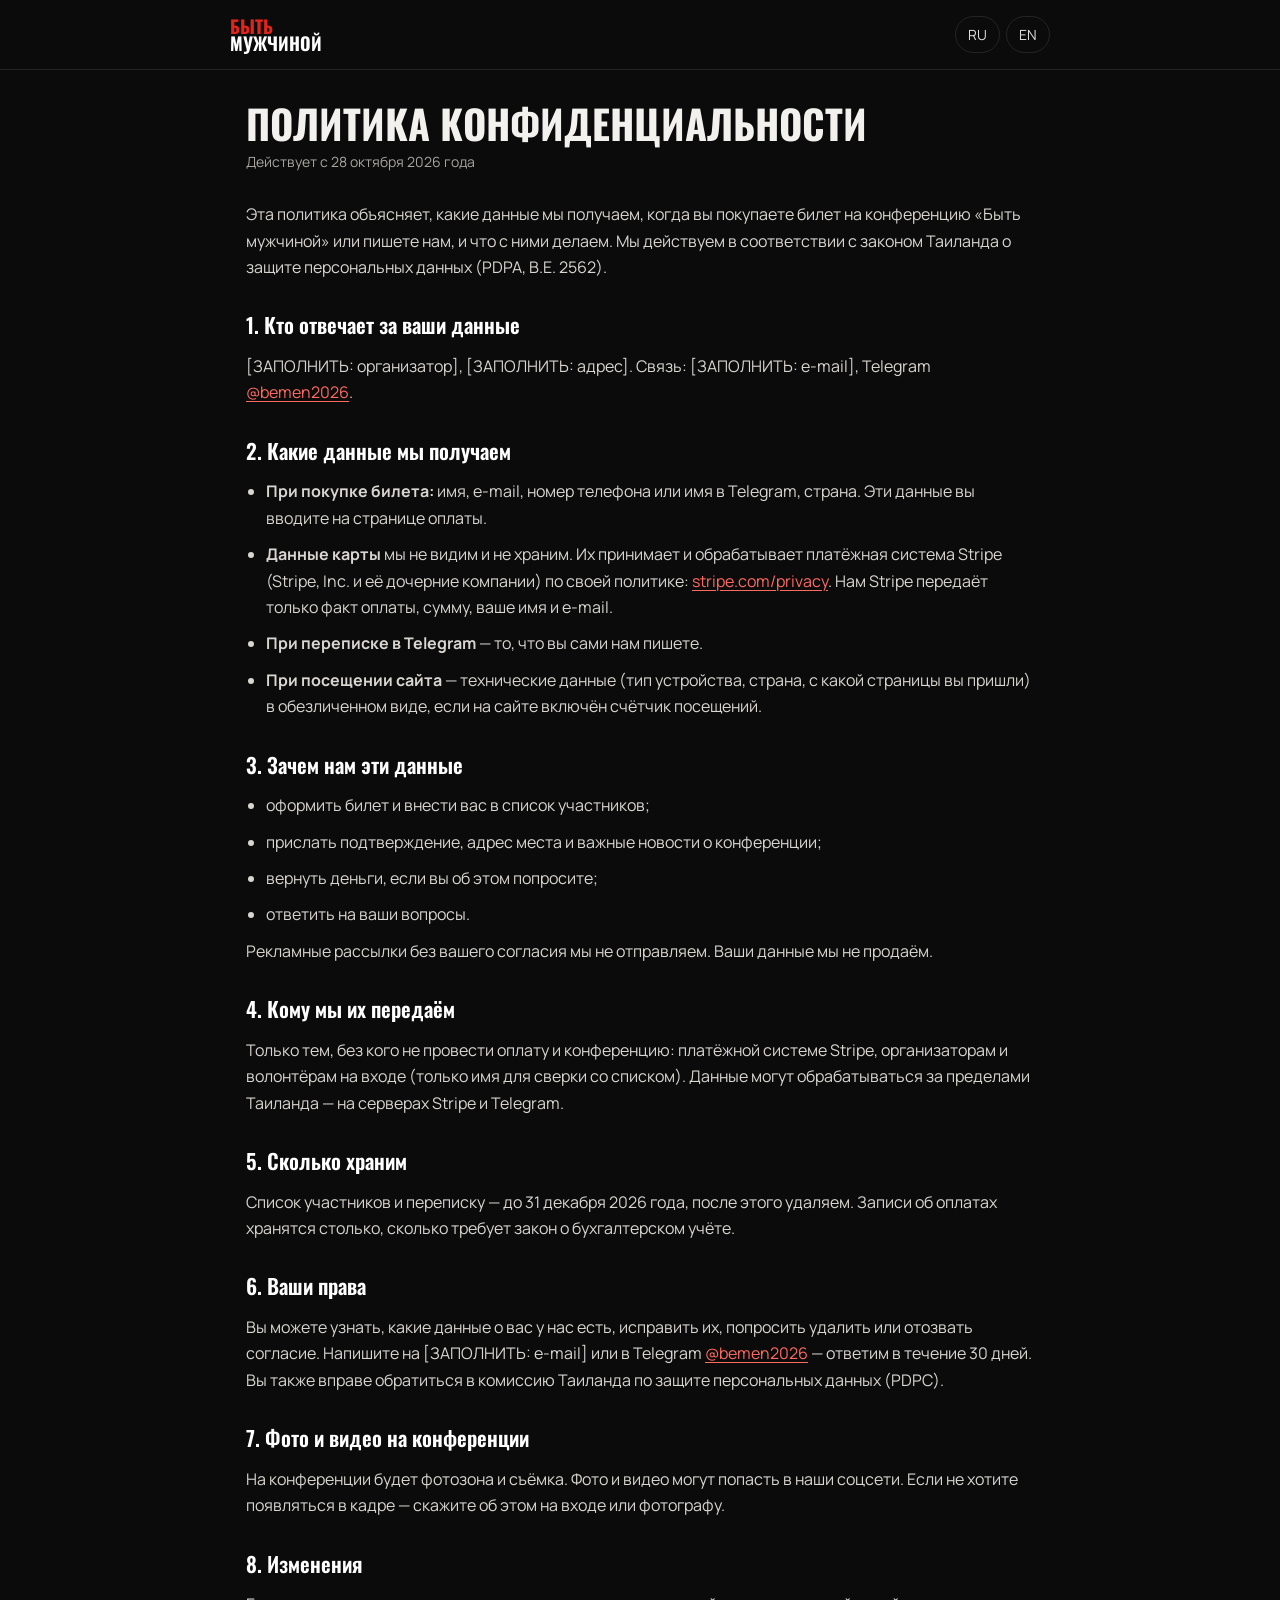
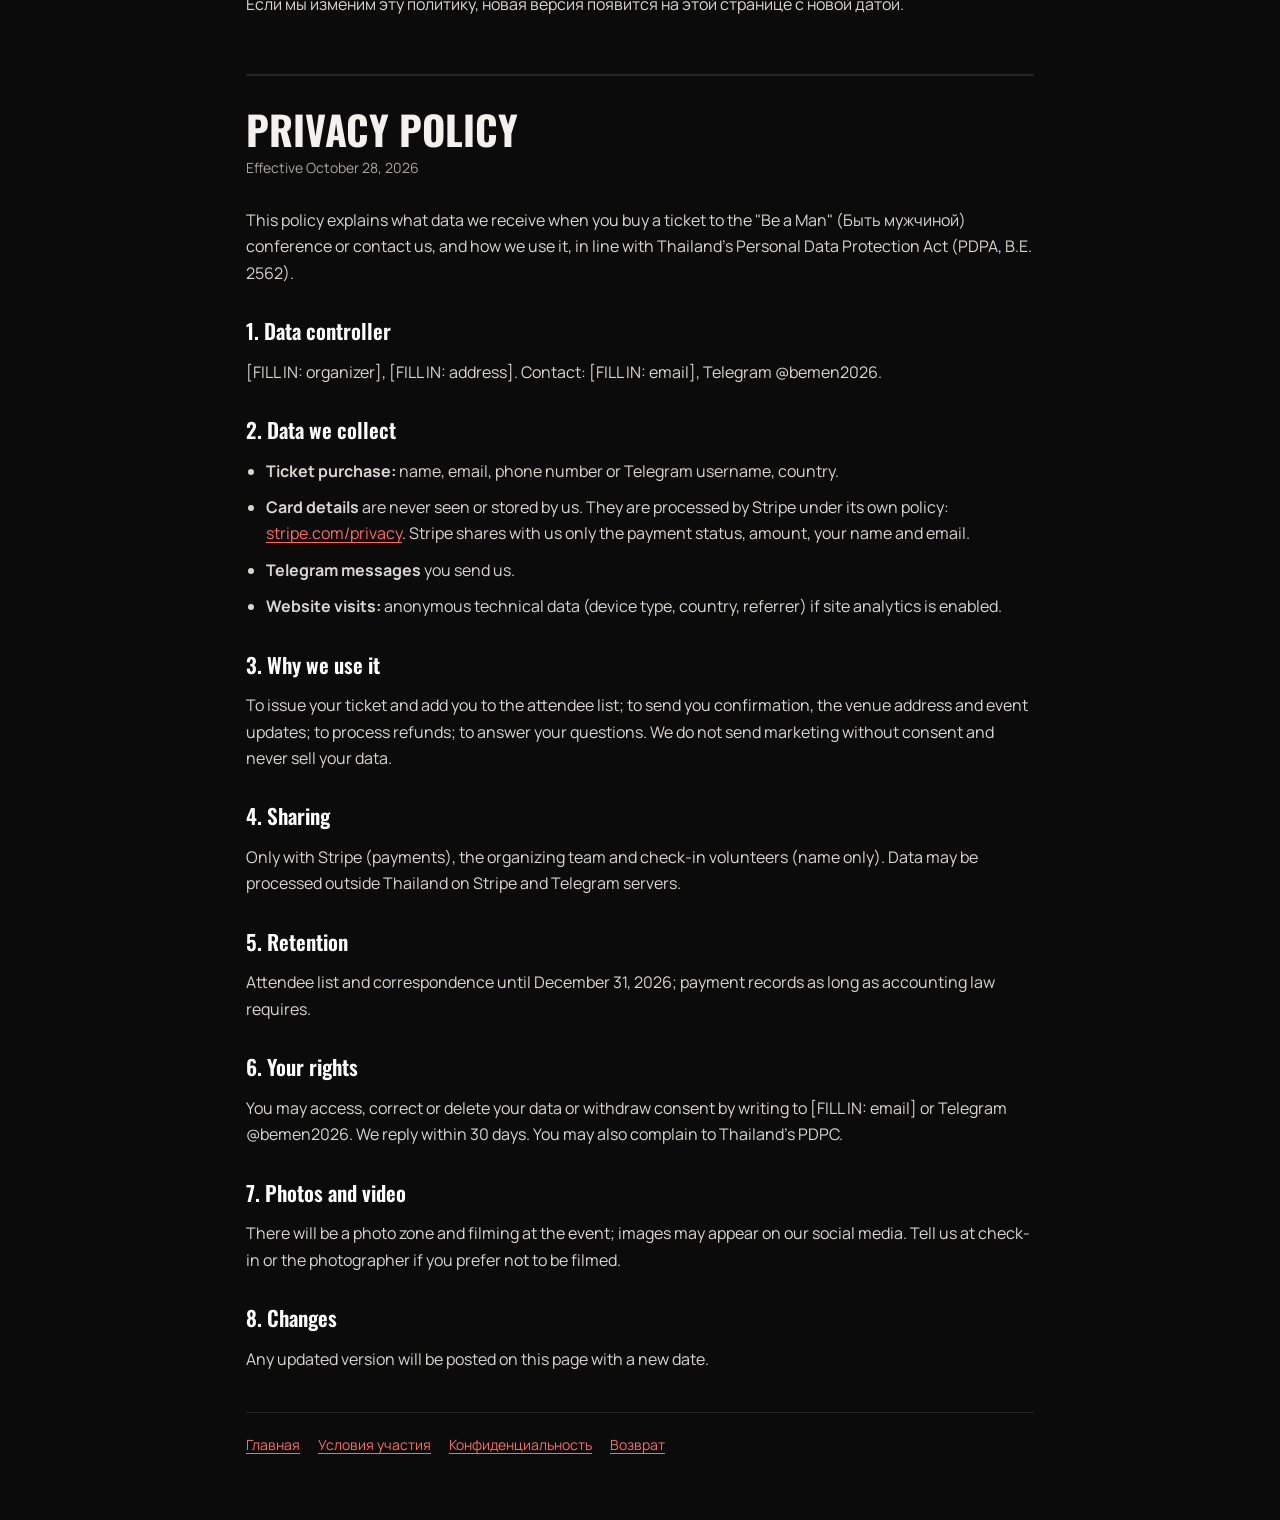
<file: legal/privacy.html>
<!doctype html>
<html lang="ru">
<head>
<meta charset="utf-8">
<meta name="viewport" content="width=device-width, initial-scale=1">
<title>Политика конфиденциальности — «Быть мужчиной»</title>
<meta name="robots" content="noindex">
<link href="https://fonts.googleapis.com/css2?family=Oswald:wght@600;700&family=Manrope:wght@400;600&display=swap" rel="stylesheet">
<link rel="stylesheet" href="legal.css">
<script src="org.js" defer></script>
</head>
<body>
<div class="top"><div class="in"><a class="logo" href="/"><b>Быть</b>мужчиной</a><nav class="lang"><a href="#ru">RU</a><a href="#en">EN</a></nav></div></div>
<main>
<section id="ru">
<h1>Политика конфиденциальности</h1>
<p class="upd">Действует с 28 октября 2026 года</p>

<p>Эта политика объясняет, какие данные мы получаем, когда вы покупаете билет на конференцию «Быть мужчиной» или пишете нам, и что с ними делаем. Мы действуем в соответствии с законом Таиланда о защите персональных данных (PDPA, B.E. 2562).</p>

<h2>1. Кто отвечает за ваши данные</h2>
<p><span data-org="name">[ЗАПОЛНИТЬ: организатор]</span>, <span data-org="address">[ЗАПОЛНИТЬ: адрес]</span>. Связь: <span data-org="email">[ЗАПОЛНИТЬ: e-mail]</span>, Telegram <a href="https://t.me/bemen2026">@bemen2026</a>.</p>

<h2>2. Какие данные мы получаем</h2>
<ul>
<li><b>При покупке билета:</b> имя, e-mail, номер телефона или имя в Telegram, страна. Эти данные вы вводите на странице оплаты.</li>
<li><b>Данные карты</b> мы не видим и не храним. Их принимает и обрабатывает платёжная система Stripe (Stripe, Inc. и её дочерние компании) по своей политике: <a href="https://stripe.com/privacy">stripe.com/privacy</a>. Нам Stripe передаёт только факт оплаты, сумму, ваше имя и e-mail.</li>
<li><b>При переписке в Telegram</b> — то, что вы сами нам пишете.</li>
<li><b>При посещении сайта</b> — технические данные (тип устройства, страна, с какой страницы вы пришли) в обезличенном виде, если на сайте включён счётчик посещений.</li>
</ul>

<h2>3. Зачем нам эти данные</h2>
<ul>
<li>оформить билет и внести вас в список участников;</li>
<li>прислать подтверждение, адрес места и важные новости о конференции;</li>
<li>вернуть деньги, если вы об этом попросите;</li>
<li>ответить на ваши вопросы.</li>
</ul>
<p>Рекламные рассылки без вашего согласия мы не отправляем. Ваши данные мы не продаём.</p>

<h2>4. Кому мы их передаём</h2>
<p>Только тем, без кого не провести оплату и конференцию: платёжной системе Stripe, организаторам и волонтёрам на входе (только имя для сверки со списком). Данные могут обрабатываться за пределами Таиланда — на серверах Stripe и Telegram.</p>

<h2>5. Сколько храним</h2>
<p>Список участников и переписку — до 31 декабря 2026 года, после этого удаляем. Записи об оплатах хранятся столько, сколько требует закон о бухгалтерском учёте.</p>

<h2>6. Ваши права</h2>
<p>Вы можете узнать, какие данные о вас у нас есть, исправить их, попросить удалить или отозвать согласие. Напишите на <span data-org="email">[ЗАПОЛНИТЬ: e-mail]</span> или в Telegram <a href="https://t.me/bemen2026">@bemen2026</a> — ответим в течение 30 дней. Вы также вправе обратиться в комиссию Таиланда по защите персональных данных (PDPC).</p>

<h2>7. Фото и видео на конференции</h2>
<p>На конференции будет фотозона и съёмка. Фото и видео могут попасть в наши соцсети. Если не хотите появляться в кадре — скажите об этом на входе или фотографу.</p>

<h2>8. Изменения</h2>
<p>Если мы изменим эту политику, новая версия появится на этой странице с новой датой.</p>
</section>

<section id="en" class="en" lang="en">
<h1>Privacy Policy</h1>
<p class="upd">Effective October 28, 2026</p>
<p>This policy explains what data we receive when you buy a ticket to the "Be a Man" (Быть мужчиной) conference or contact us, and how we use it, in line with Thailand's Personal Data Protection Act (PDPA, B.E. 2562).</p>
<h2>1. Data controller</h2>
<p><span data-org="nameEn">[FILL IN: organizer]</span>, <span data-org="address">[FILL IN: address]</span>. Contact: <span data-org="email">[FILL IN: email]</span>, Telegram @bemen2026.</p>
<h2>2. Data we collect</h2>
<ul>
<li><b>Ticket purchase:</b> name, email, phone number or Telegram username, country.</li>
<li><b>Card details</b> are never seen or stored by us. They are processed by Stripe under its own policy: <a href="https://stripe.com/privacy">stripe.com/privacy</a>. Stripe shares with us only the payment status, amount, your name and email.</li>
<li><b>Telegram messages</b> you send us.</li>
<li><b>Website visits:</b> anonymous technical data (device type, country, referrer) if site analytics is enabled.</li>
</ul>
<h2>3. Why we use it</h2>
<p>To issue your ticket and add you to the attendee list; to send you confirmation, the venue address and event updates; to process refunds; to answer your questions. We do not send marketing without consent and never sell your data.</p>
<h2>4. Sharing</h2>
<p>Only with Stripe (payments), the organizing team and check-in volunteers (name only). Data may be processed outside Thailand on Stripe and Telegram servers.</p>
<h2>5. Retention</h2>
<p>Attendee list and correspondence until December 31, 2026; payment records as long as accounting law requires.</p>
<h2>6. Your rights</h2>
<p>You may access, correct or delete your data or withdraw consent by writing to <span data-org="email">[FILL IN: email]</span> or Telegram @bemen2026. We reply within 30 days. You may also complain to Thailand's PDPC.</p>
<h2>7. Photos and video</h2>
<p>There will be a photo zone and filming at the event; images may appear on our social media. Tell us at check-in or the photographer if you prefer not to be filmed.</p>
<h2>8. Changes</h2>
<p>Any updated version will be posted on this page with a new date.</p>
</section>

<div class="links"><a href="/">Главная</a><a href="terms.html">Условия участия</a><a href="privacy.html">Конфиденциальность</a><a href="refund.html">Возврат</a></div>
</main>
</body>
</html>
</file>
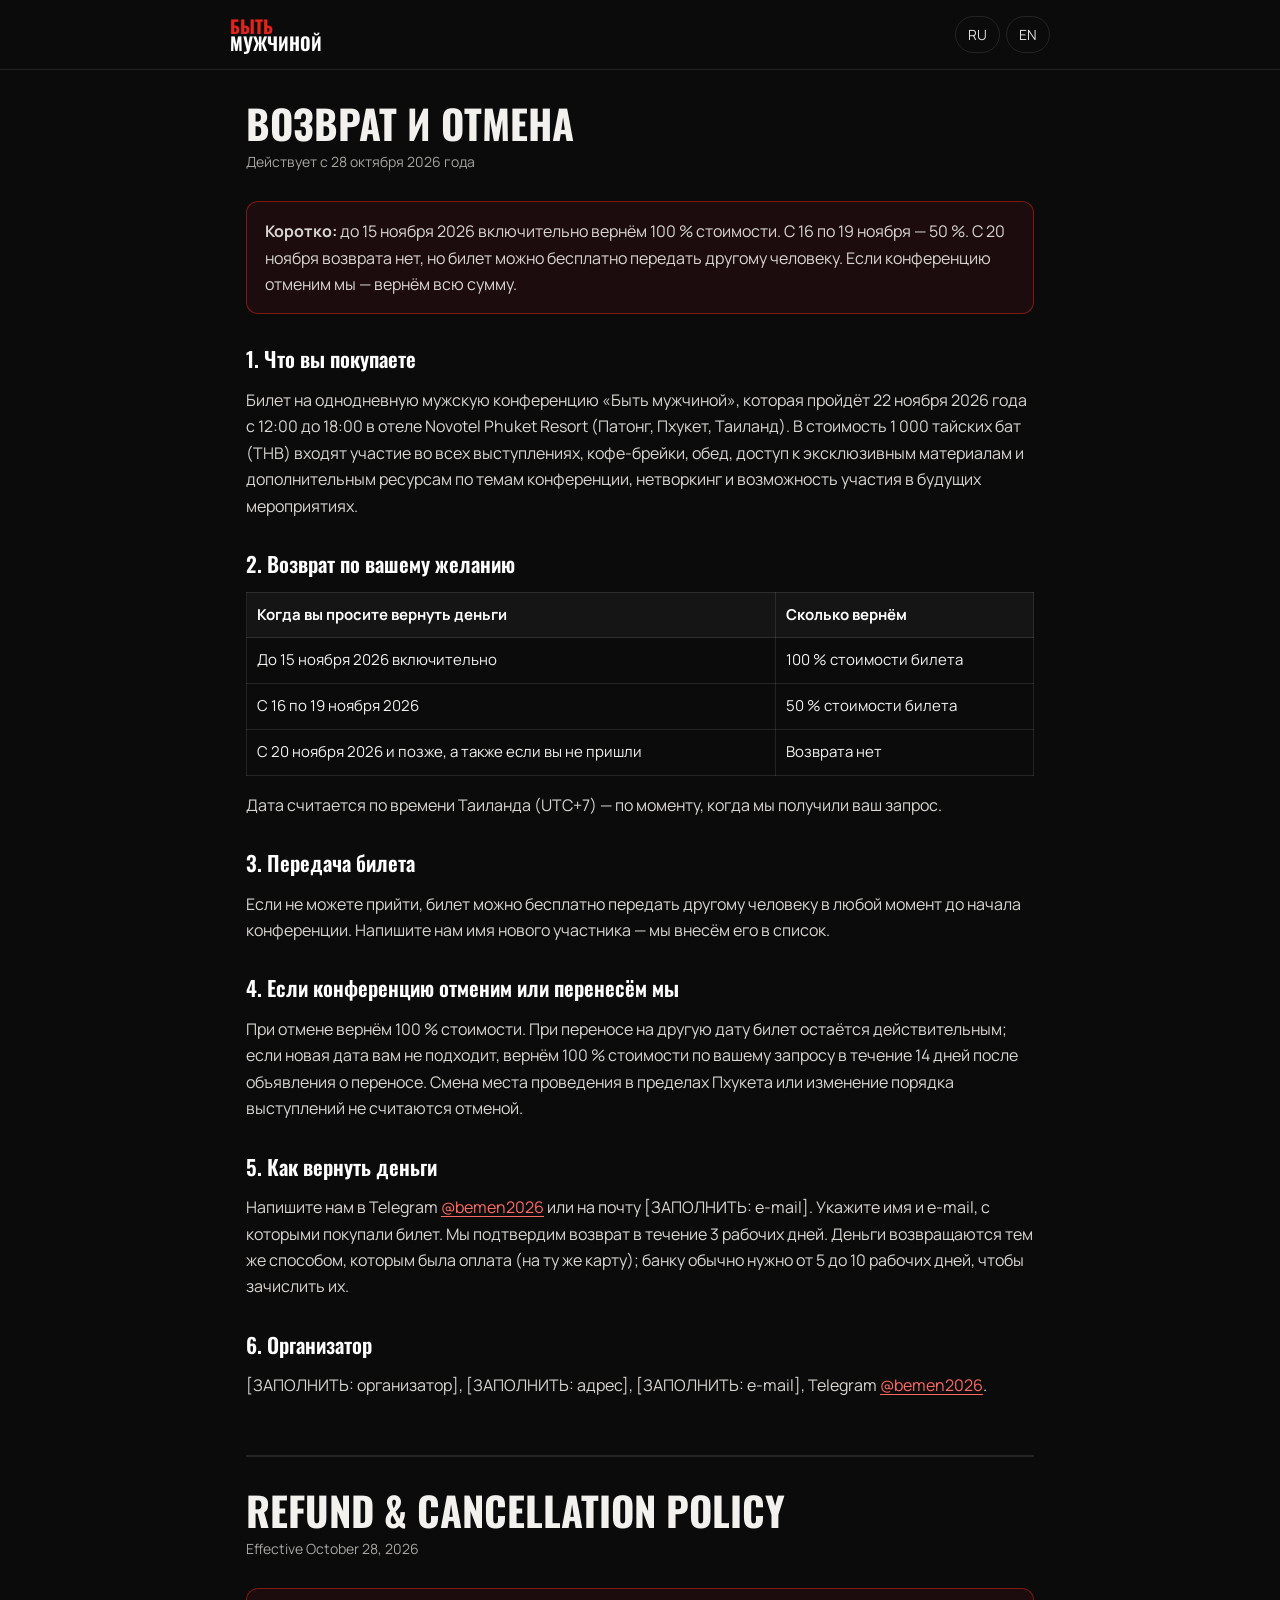
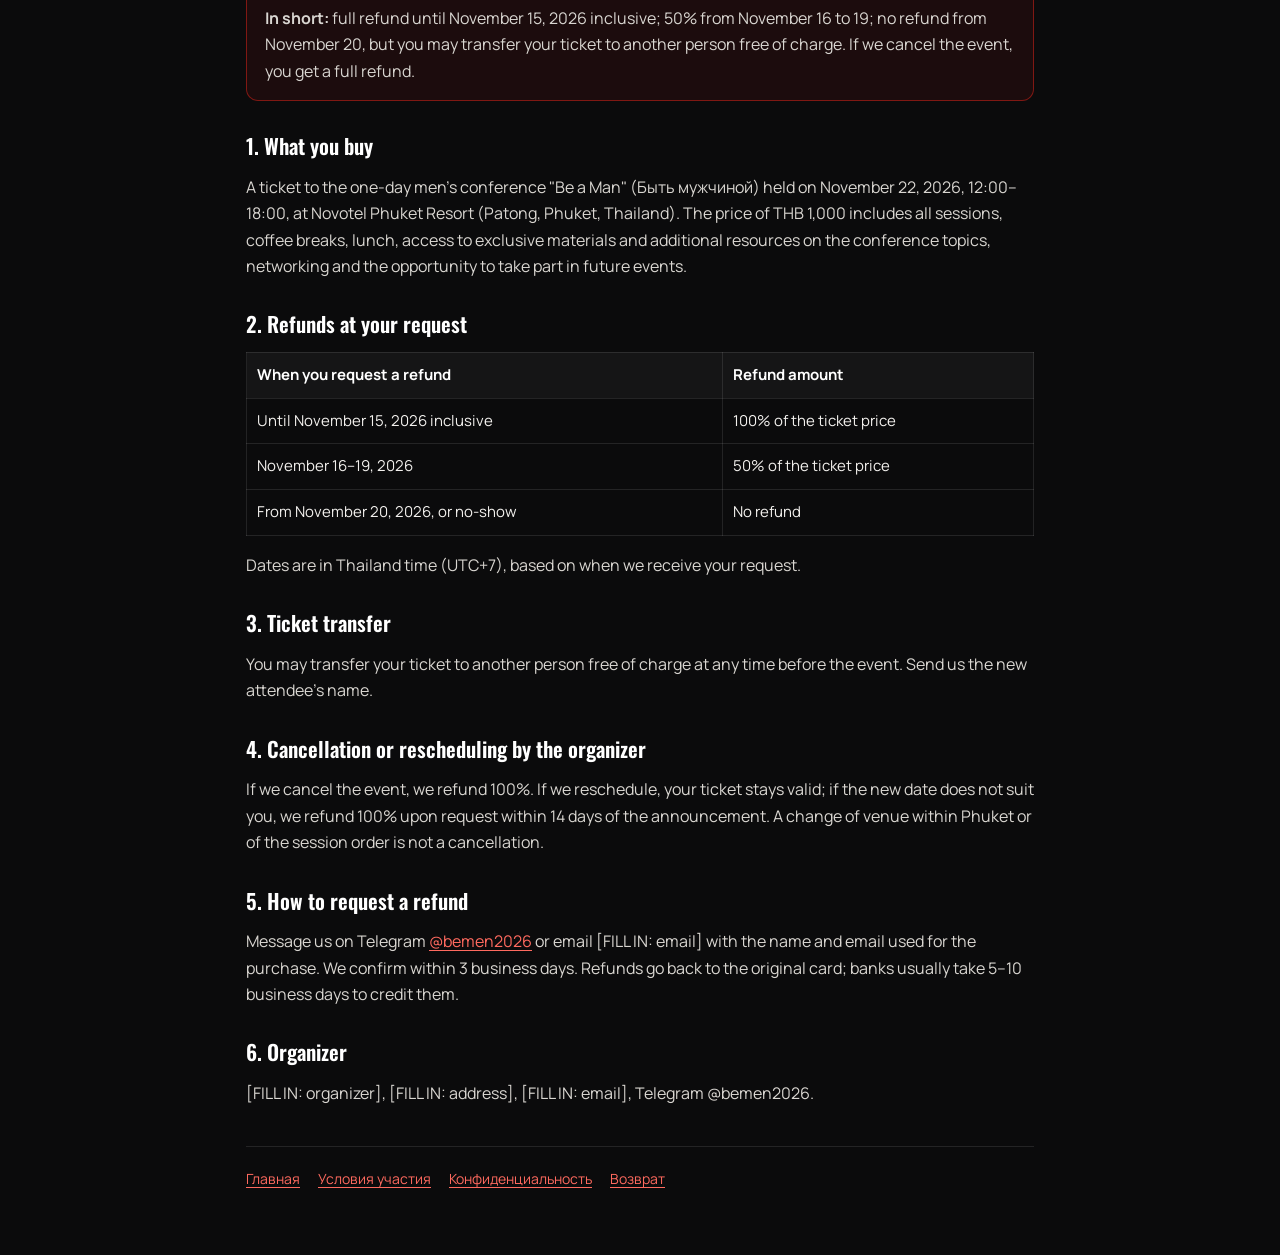
<file: legal/refund.html>
<!doctype html>
<html lang="ru">
<head>
<meta charset="utf-8">
<meta name="viewport" content="width=device-width, initial-scale=1">
<title>Возврат и отмена — «Быть мужчиной»</title>
<meta name="robots" content="noindex">
<link href="https://fonts.googleapis.com/css2?family=Oswald:wght@600;700&family=Manrope:wght@400;600&display=swap" rel="stylesheet">
<link rel="stylesheet" href="legal.css">
<script src="org.js" defer></script>
</head>
<body>
<div class="top"><div class="in"><a class="logo" href="/"><b>Быть</b>мужчиной</a><nav class="lang"><a href="#ru">RU</a><a href="#en">EN</a></nav></div></div>
<main>
<section id="ru">
<h1>Возврат и отмена</h1>
<p class="upd">Действует с 28 октября 2026 года</p>

<div class="box">
<p><b>Коротко:</b> до 15 ноября 2026 включительно вернём 100 % стоимости. С 16 по 19 ноября — 50 %. С 20 ноября возврата нет, но билет можно бесплатно передать другому человеку. Если конференцию отменим мы — вернём всю сумму.</p>
</div>

<h2>1. Что вы покупаете</h2>
<p>Билет на однодневную мужскую конференцию «Быть мужчиной», которая пройдёт 22 ноября 2026 года с 12:00 до 18:00 в отеле Novotel Phuket Resort (Патонг, Пхукет, Таиланд). В стоимость 1 000 тайских бат (THB) входят участие во всех выступлениях, кофе-брейки, обед, доступ к эксклюзивным материалам и дополнительным ресурсам по темам конференции, нетворкинг и возможность участия в будущих мероприятиях.</p>

<h2>2. Возврат по вашему желанию</h2>
<table>
<tr><th>Когда вы просите вернуть деньги</th><th>Сколько вернём</th></tr>
<tr><td>До 15 ноября 2026 включительно</td><td>100 % стоимости билета</td></tr>
<tr><td>С 16 по 19 ноября 2026</td><td>50 % стоимости билета</td></tr>
<tr><td>С 20 ноября 2026 и позже, а также если вы не пришли</td><td>Возврата нет</td></tr>
</table>
<p>Дата считается по времени Таиланда (UTC+7) — по моменту, когда мы получили ваш запрос.</p>

<h2>3. Передача билета</h2>
<p>Если не можете прийти, билет можно бесплатно передать другому человеку в любой момент до начала конференции. Напишите нам имя нового участника — мы внесём его в список.</p>

<h2>4. Если конференцию отменим или перенесём мы</h2>
<p>При отмене вернём 100 % стоимости. При переносе на другую дату билет остаётся действительным; если новая дата вам не подходит, вернём 100 % стоимости по вашему запросу в течение 14 дней после объявления о переносе. Смена места проведения в пределах Пхукета или изменение порядка выступлений не считаются отменой.</p>

<h2>5. Как вернуть деньги</h2>
<p>Напишите нам в Telegram <a href="https://t.me/bemen2026">@bemen2026</a> или на почту <span data-org="email">[ЗАПОЛНИТЬ: e-mail]</span>. Укажите имя и e-mail, с которыми покупали билет. Мы подтвердим возврат в течение 3 рабочих дней. Деньги возвращаются тем же способом, которым была оплата (на ту же карту); банку обычно нужно от 5 до 10 рабочих дней, чтобы зачислить их.</p>

<h2>6. Организатор</h2>
<p><span data-org="name">[ЗАПОЛНИТЬ: организатор]</span>, <span data-org="address">[ЗАПОЛНИТЬ: адрес]</span>, <span data-org="email">[ЗАПОЛНИТЬ: e-mail]</span>, Telegram <a href="https://t.me/bemen2026">@bemen2026</a>.</p>
</section>

<section id="en" class="en" lang="en">
<h1>Refund &amp; Cancellation Policy</h1>
<p class="upd">Effective October 28, 2026</p>
<div class="box"><p><b>In short:</b> full refund until November 15, 2026 inclusive; 50% from November 16 to 19; no refund from November 20, but you may transfer your ticket to another person free of charge. If we cancel the event, you get a full refund.</p></div>
<h2>1. What you buy</h2>
<p>A ticket to the one-day men's conference "Be a Man" (Быть мужчиной) held on November 22, 2026, 12:00–18:00, at Novotel Phuket Resort (Patong, Phuket, Thailand). The price of THB 1,000 includes all sessions, coffee breaks, lunch, access to exclusive materials and additional resources on the conference topics, networking and the opportunity to take part in future events.</p>
<h2>2. Refunds at your request</h2>
<table>
<tr><th>When you request a refund</th><th>Refund amount</th></tr>
<tr><td>Until November 15, 2026 inclusive</td><td>100% of the ticket price</td></tr>
<tr><td>November 16–19, 2026</td><td>50% of the ticket price</td></tr>
<tr><td>From November 20, 2026, or no-show</td><td>No refund</td></tr>
</table>
<p>Dates are in Thailand time (UTC+7), based on when we receive your request.</p>
<h2>3. Ticket transfer</h2>
<p>You may transfer your ticket to another person free of charge at any time before the event. Send us the new attendee's name.</p>
<h2>4. Cancellation or rescheduling by the organizer</h2>
<p>If we cancel the event, we refund 100%. If we reschedule, your ticket stays valid; if the new date does not suit you, we refund 100% upon request within 14 days of the announcement. A change of venue within Phuket or of the session order is not a cancellation.</p>
<h2>5. How to request a refund</h2>
<p>Message us on Telegram <a href="https://t.me/bemen2026">@bemen2026</a> or email <span data-org="email">[FILL IN: email]</span> with the name and email used for the purchase. We confirm within 3 business days. Refunds go back to the original card; banks usually take 5–10 business days to credit them.</p>
<h2>6. Organizer</h2>
<p><span data-org="nameEn">[FILL IN: organizer]</span>, <span data-org="address">[FILL IN: address]</span>, <span data-org="email">[FILL IN: email]</span>, Telegram @bemen2026.</p>
</section>

<div class="links"><a href="/">Главная</a><a href="terms.html">Условия участия</a><a href="privacy.html">Конфиденциальность</a><a href="refund.html">Возврат</a></div>
</main>
</body>
</html>
</file>
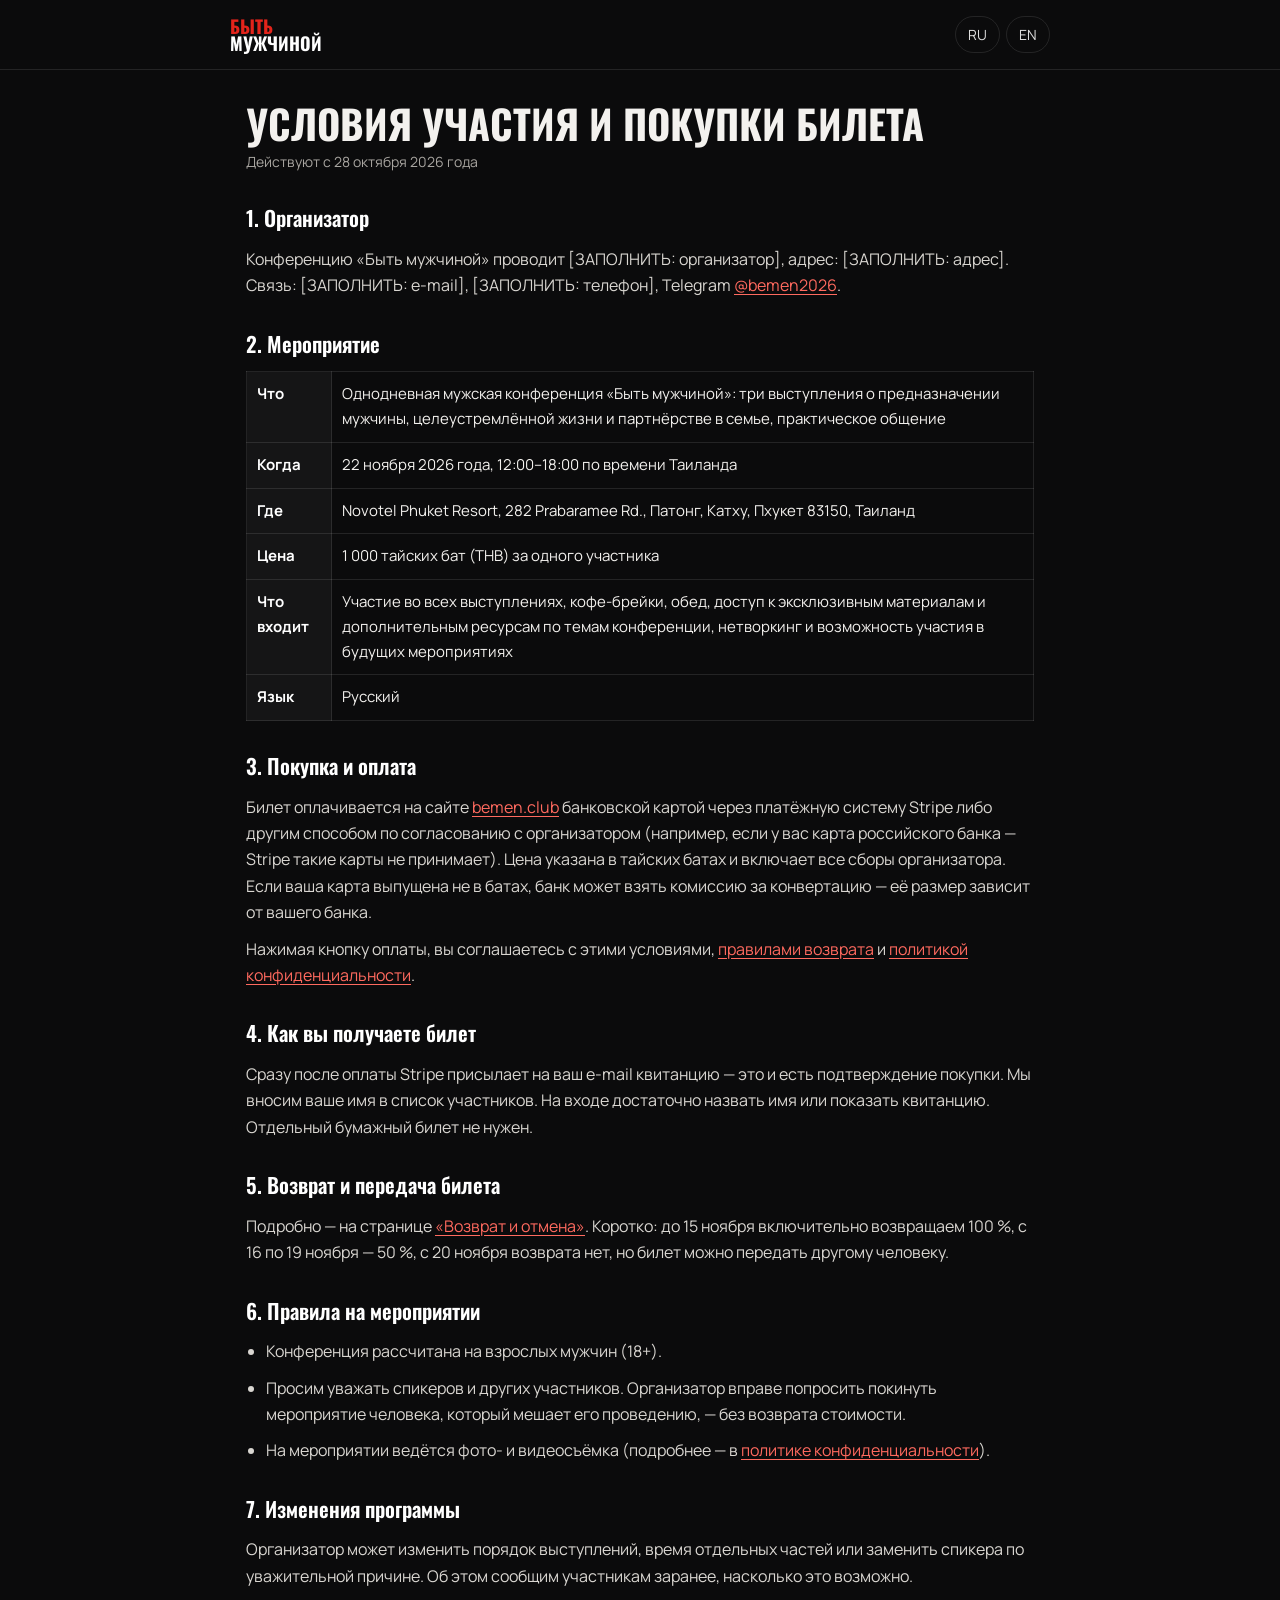
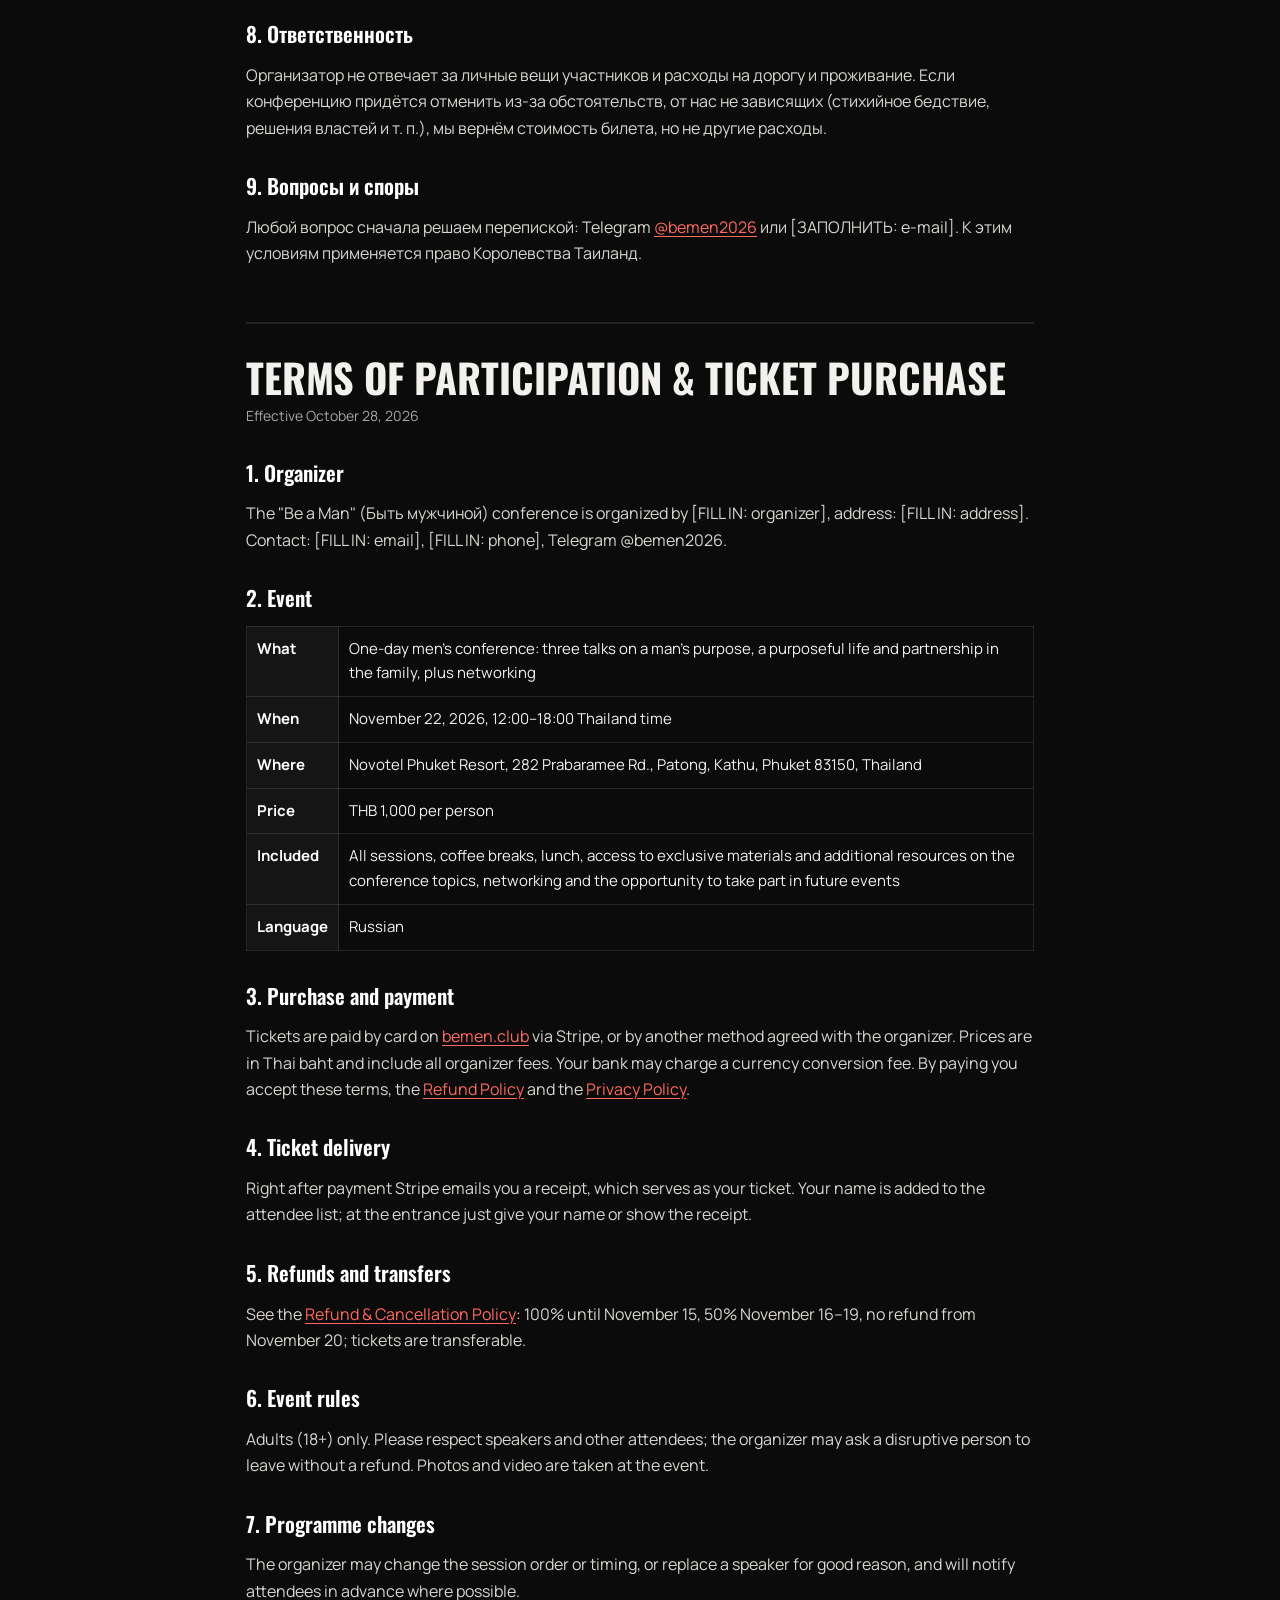
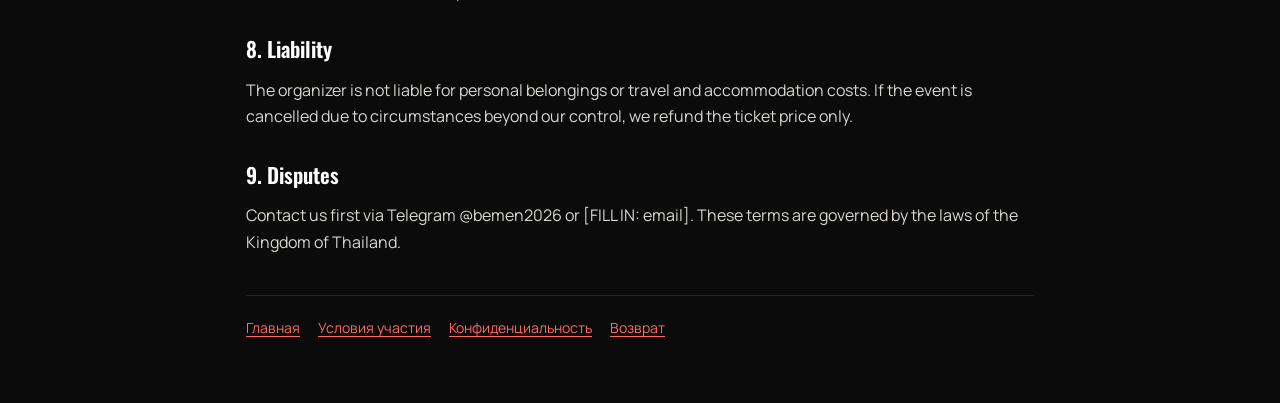
<file: legal/terms.html>
<!doctype html>
<html lang="ru">
<head>
<meta charset="utf-8">
<meta name="viewport" content="width=device-width, initial-scale=1">
<title>Условия участия — «Быть мужчиной»</title>
<meta name="robots" content="noindex">
<link href="https://fonts.googleapis.com/css2?family=Oswald:wght@600;700&family=Manrope:wght@400;600&display=swap" rel="stylesheet">
<link rel="stylesheet" href="legal.css">
<script src="org.js" defer></script>
</head>
<body>
<div class="top"><div class="in"><a class="logo" href="/"><b>Быть</b>мужчиной</a><nav class="lang"><a href="#ru">RU</a><a href="#en">EN</a></nav></div></div>
<main>
<section id="ru">
<h1>Условия участия и покупки билета</h1>
<p class="upd">Действуют с 28 октября 2026 года</p>

<h2>1. Организатор</h2>
<p>Конференцию «Быть мужчиной» проводит <span data-org="name">[ЗАПОЛНИТЬ: организатор]</span><span data-org-if="reg"> (рег. номер <span data-org="reg"></span>)</span>, адрес: <span data-org="address">[ЗАПОЛНИТЬ: адрес]</span>. Связь: <span data-org="email">[ЗАПОЛНИТЬ: e-mail]</span>, <span data-org="phone">[ЗАПОЛНИТЬ: телефон]</span>, Telegram <a href="https://t.me/bemen2026">@bemen2026</a>.</p>

<h2>2. Мероприятие</h2>
<table>
<tr><th>Что</th><td>Однодневная мужская конференция «Быть мужчиной»: три выступления о предназначении мужчины, целеустремлённой жизни и партнёрстве в семье, практическое общение</td></tr>
<tr><th>Когда</th><td>22 ноября 2026 года, 12:00–18:00 по времени Таиланда</td></tr>
<tr><th>Где</th><td>Novotel Phuket Resort, 282 Prabaramee Rd., Патонг, Катху, Пхукет 83150, Таиланд</td></tr>
<tr><th>Цена</th><td>1 000 тайских бат (THB) за одного участника</td></tr>
<tr><th>Что входит</th><td>Участие во всех выступлениях, кофе-брейки, обед, доступ к эксклюзивным материалам и дополнительным ресурсам по темам конференции, нетворкинг и возможность участия в будущих мероприятиях</td></tr>
<tr><th>Язык</th><td>Русский</td></tr>
</table>

<h2>3. Покупка и оплата</h2>
<p>Билет оплачивается на сайте <a href="https://bemen.club">bemen.club</a> банковской картой через платёжную систему Stripe либо другим способом по согласованию с организатором (например, если у вас карта российского банка — Stripe такие карты не принимает). Цена указана в тайских батах и включает все сборы организатора. Если ваша карта выпущена не в батах, банк может взять комиссию за конвертацию — её размер зависит от вашего банка.</p>
<p>Нажимая кнопку оплаты, вы соглашаетесь с этими условиями, <a href="refund.html">правилами возврата</a> и <a href="privacy.html">политикой конфиденциальности</a>.</p>

<h2>4. Как вы получаете билет</h2>
<p>Сразу после оплаты Stripe присылает на ваш e-mail квитанцию — это и есть подтверждение покупки. Мы вносим ваше имя в список участников. На входе достаточно назвать имя или показать квитанцию. Отдельный бумажный билет не нужен.</p>

<h2>5. Возврат и передача билета</h2>
<p>Подробно — на странице <a href="refund.html">«Возврат и отмена»</a>. Коротко: до 15 ноября включительно возвращаем 100 %, с 16 по 19 ноября — 50 %, с 20 ноября возврата нет, но билет можно передать другому человеку.</p>

<h2>6. Правила на мероприятии</h2>
<ul>
<li>Конференция рассчитана на взрослых мужчин (18+).</li>
<li>Просим уважать спикеров и других участников. Организатор вправе попросить покинуть мероприятие человека, который мешает его проведению, — без возврата стоимости.</li>
<li>На мероприятии ведётся фото- и видеосъёмка (подробнее — в <a href="privacy.html">политике конфиденциальности</a>).</li>
</ul>

<h2>7. Изменения программы</h2>
<p>Организатор может изменить порядок выступлений, время отдельных частей или заменить спикера по уважительной причине. Об этом сообщим участникам заранее, насколько это возможно.</p>

<h2>8. Ответственность</h2>
<p>Организатор не отвечает за личные вещи участников и расходы на дорогу и проживание. Если конференцию придётся отменить из-за обстоятельств, от нас не зависящих (стихийное бедствие, решения властей и т. п.), мы вернём стоимость билета, но не другие расходы.</p>

<h2>9. Вопросы и споры</h2>
<p>Любой вопрос сначала решаем перепиской: Telegram <a href="https://t.me/bemen2026">@bemen2026</a> или <span data-org="email">[ЗАПОЛНИТЬ: e-mail]</span>. К этим условиям применяется право Королевства Таиланд.</p>
</section>

<section id="en" class="en" lang="en">
<h1>Terms of Participation &amp; Ticket Purchase</h1>
<p class="upd">Effective October 28, 2026</p>
<h2>1. Organizer</h2>
<p>The "Be a Man" (Быть мужчиной) conference is organized by <span data-org="nameEn">[FILL IN: organizer]</span><span data-org-if="reg"> (reg. no. <span data-org="reg"></span>)</span>, address: <span data-org="address">[FILL IN: address]</span>. Contact: <span data-org="email">[FILL IN: email]</span>, <span data-org="phone">[FILL IN: phone]</span>, Telegram @bemen2026.</p>
<h2>2. Event</h2>
<table>
<tr><th>What</th><td>One-day men's conference: three talks on a man's purpose, a purposeful life and partnership in the family, plus networking</td></tr>
<tr><th>When</th><td>November 22, 2026, 12:00–18:00 Thailand time</td></tr>
<tr><th>Where</th><td>Novotel Phuket Resort, 282 Prabaramee Rd., Patong, Kathu, Phuket 83150, Thailand</td></tr>
<tr><th>Price</th><td>THB 1,000 per person</td></tr>
<tr><th>Included</th><td>All sessions, coffee breaks, lunch, access to exclusive materials and additional resources on the conference topics, networking and the opportunity to take part in future events</td></tr>
<tr><th>Language</th><td>Russian</td></tr>
</table>
<h2>3. Purchase and payment</h2>
<p>Tickets are paid by card on <a href="https://bemen.club">bemen.club</a> via Stripe, or by another method agreed with the organizer. Prices are in Thai baht and include all organizer fees. Your bank may charge a currency conversion fee. By paying you accept these terms, the <a href="refund.html">Refund Policy</a> and the <a href="privacy.html">Privacy Policy</a>.</p>
<h2>4. Ticket delivery</h2>
<p>Right after payment Stripe emails you a receipt, which serves as your ticket. Your name is added to the attendee list; at the entrance just give your name or show the receipt.</p>
<h2>5. Refunds and transfers</h2>
<p>See the <a href="refund.html">Refund &amp; Cancellation Policy</a>: 100% until November 15, 50% November 16–19, no refund from November 20; tickets are transferable.</p>
<h2>6. Event rules</h2>
<p>Adults (18+) only. Please respect speakers and other attendees; the organizer may ask a disruptive person to leave without a refund. Photos and video are taken at the event.</p>
<h2>7. Programme changes</h2>
<p>The organizer may change the session order or timing, or replace a speaker for good reason, and will notify attendees in advance where possible.</p>
<h2>8. Liability</h2>
<p>The organizer is not liable for personal belongings or travel and accommodation costs. If the event is cancelled due to circumstances beyond our control, we refund the ticket price only.</p>
<h2>9. Disputes</h2>
<p>Contact us first via Telegram @bemen2026 or <span data-org="email">[FILL IN: email]</span>. These terms are governed by the laws of the Kingdom of Thailand.</p>
</section>

<div class="links"><a href="/">Главная</a><a href="terms.html">Условия участия</a><a href="privacy.html">Конфиденциальность</a><a href="refund.html">Возврат</a></div>
</main>
</body>
</html>
</file>
<file: legal/legal.css>
:root{--bg:#0b0b0c;--text:#f3f1ee;--muted:#a8a5a0;--red:#e3241b;--line:rgba(255,255,255,.1)}
*{box-sizing:border-box;margin:0;padding:0}
body{background:var(--bg);color:var(--text);font-family:'Manrope',system-ui,sans-serif;font-size:16px;line-height:1.65;-webkit-text-size-adjust:100%}
a{color:#ff6a5f;text-underline-offset:3px}
.top{border-bottom:1px solid var(--line);padding:16px}
.top .in{max-width:820px;margin:0 auto;display:flex;align-items:center;justify-content:space-between;gap:12px;flex-wrap:wrap}
.logo{font-family:'Oswald',Impact,sans-serif;font-weight:700;text-transform:uppercase;line-height:.9;font-size:18px;color:#fff;text-decoration:none}
.logo b{color:var(--red);display:block}
.lang{display:flex;gap:6px}
.lang a{padding:6px 12px;border:1px solid var(--line);border-radius:999px;color:#ddd;text-decoration:none;font-size:14px}
main{max-width:820px;margin:0 auto;padding:32px 16px 64px}
h1{font-family:'Oswald',Impact,sans-serif;text-transform:uppercase;font-size:clamp(28px,5vw,40px);line-height:1.05;margin-bottom:6px}
.upd{color:var(--muted);font-size:14px;margin-bottom:28px}
h2{font-family:'Oswald',Impact,sans-serif;font-weight:600;font-size:21px;margin:28px 0 10px;color:#fff}
p,li{color:#d9d6d1;margin-bottom:10px}
ul{padding-left:20px;margin-bottom:10px}
.box{border:1px solid rgba(227,36,27,.5);background:rgba(227,36,27,.08);border-radius:12px;padding:16px 18px;margin:18px 0}
.box p:last-child{margin-bottom:0}
table{width:100%;border-collapse:collapse;margin:10px 0 16px;font-size:15px}
td,th{border:1px solid var(--line);padding:10px;text-align:left;vertical-align:top}
th{color:#fff;background:rgba(255,255,255,.04)}
.en{margin-top:56px;padding-top:32px;border-top:2px solid var(--line)}
.links{margin-top:40px;padding-top:20px;border-top:1px solid var(--line);font-size:14px;color:var(--muted);display:flex;flex-wrap:wrap;gap:8px 18px}
.btn{display:inline-flex;align-items:center;justify-content:center;min-height:50px;padding:0 26px;border-radius:999px;background:var(--red);color:#fff;text-decoration:none;font-family:'Oswald',Impact,sans-serif;text-transform:uppercase;letter-spacing:.06em;font-weight:600}
</file>
